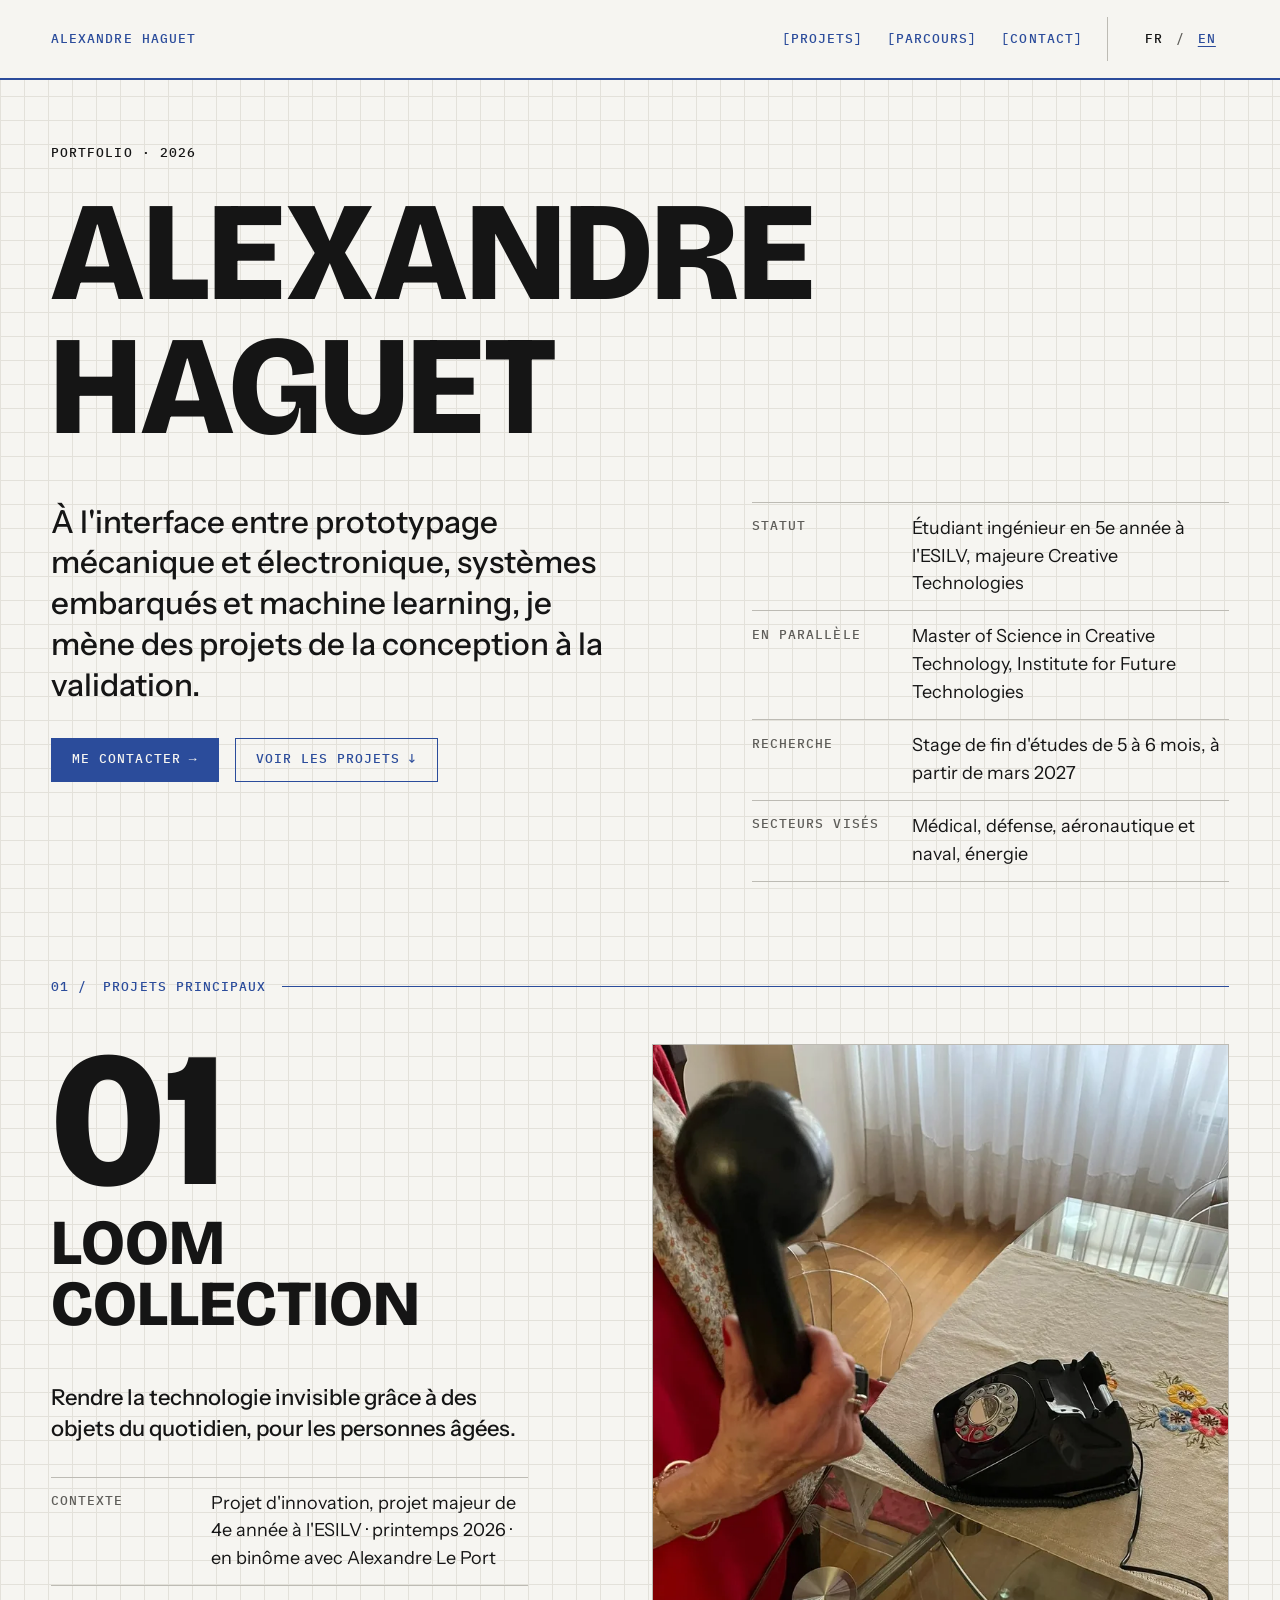
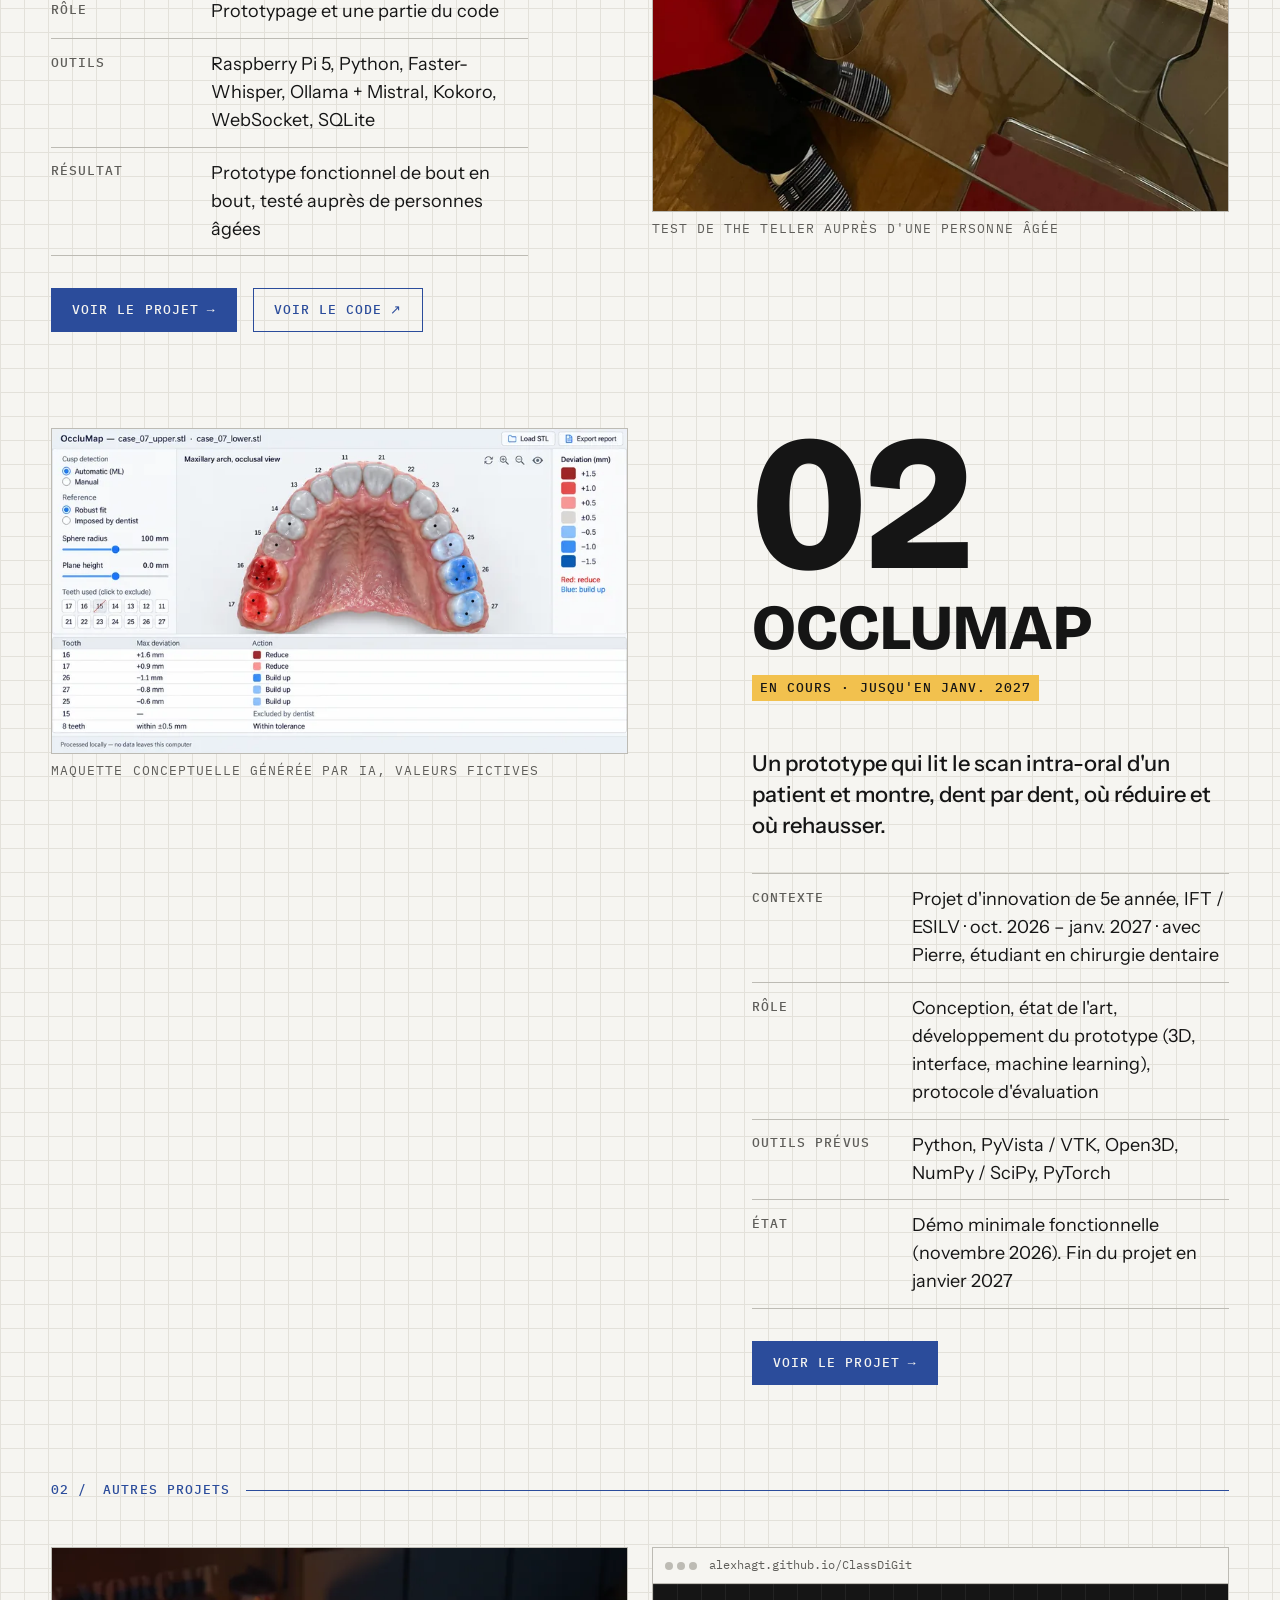
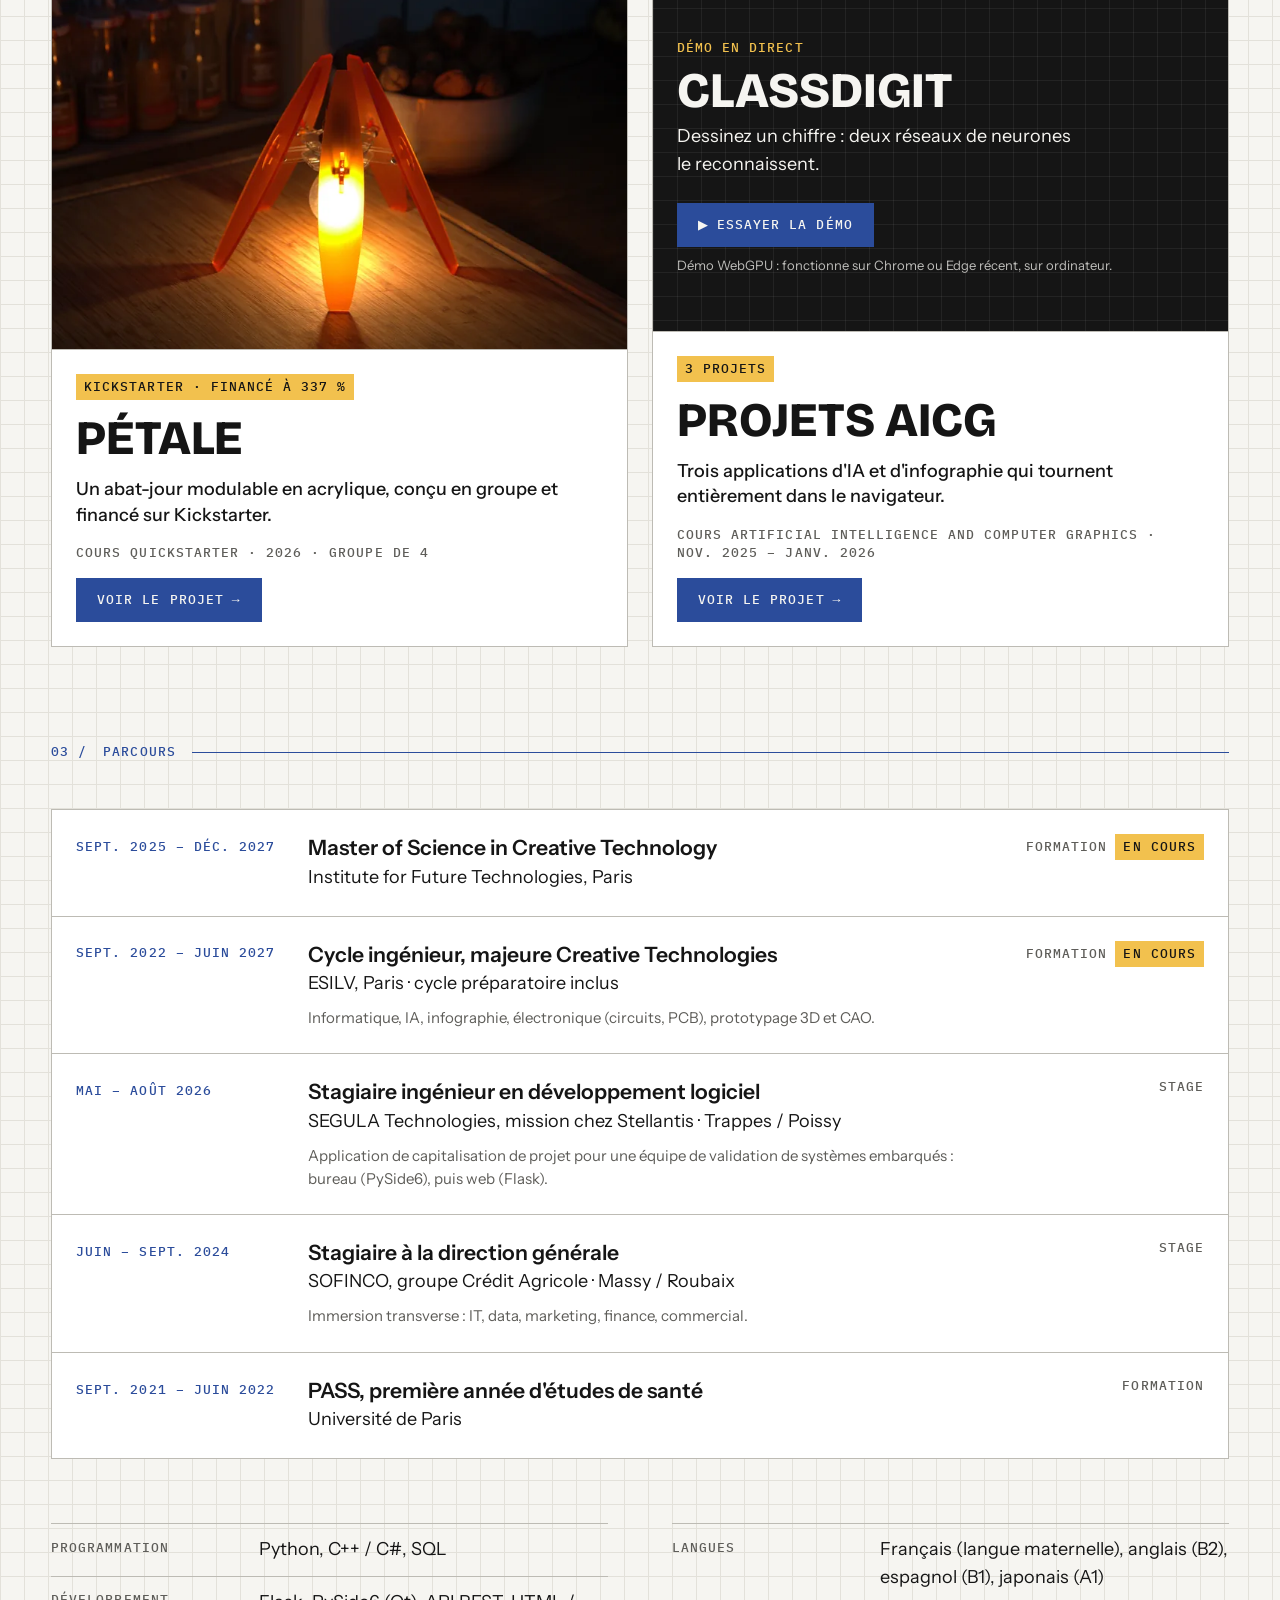
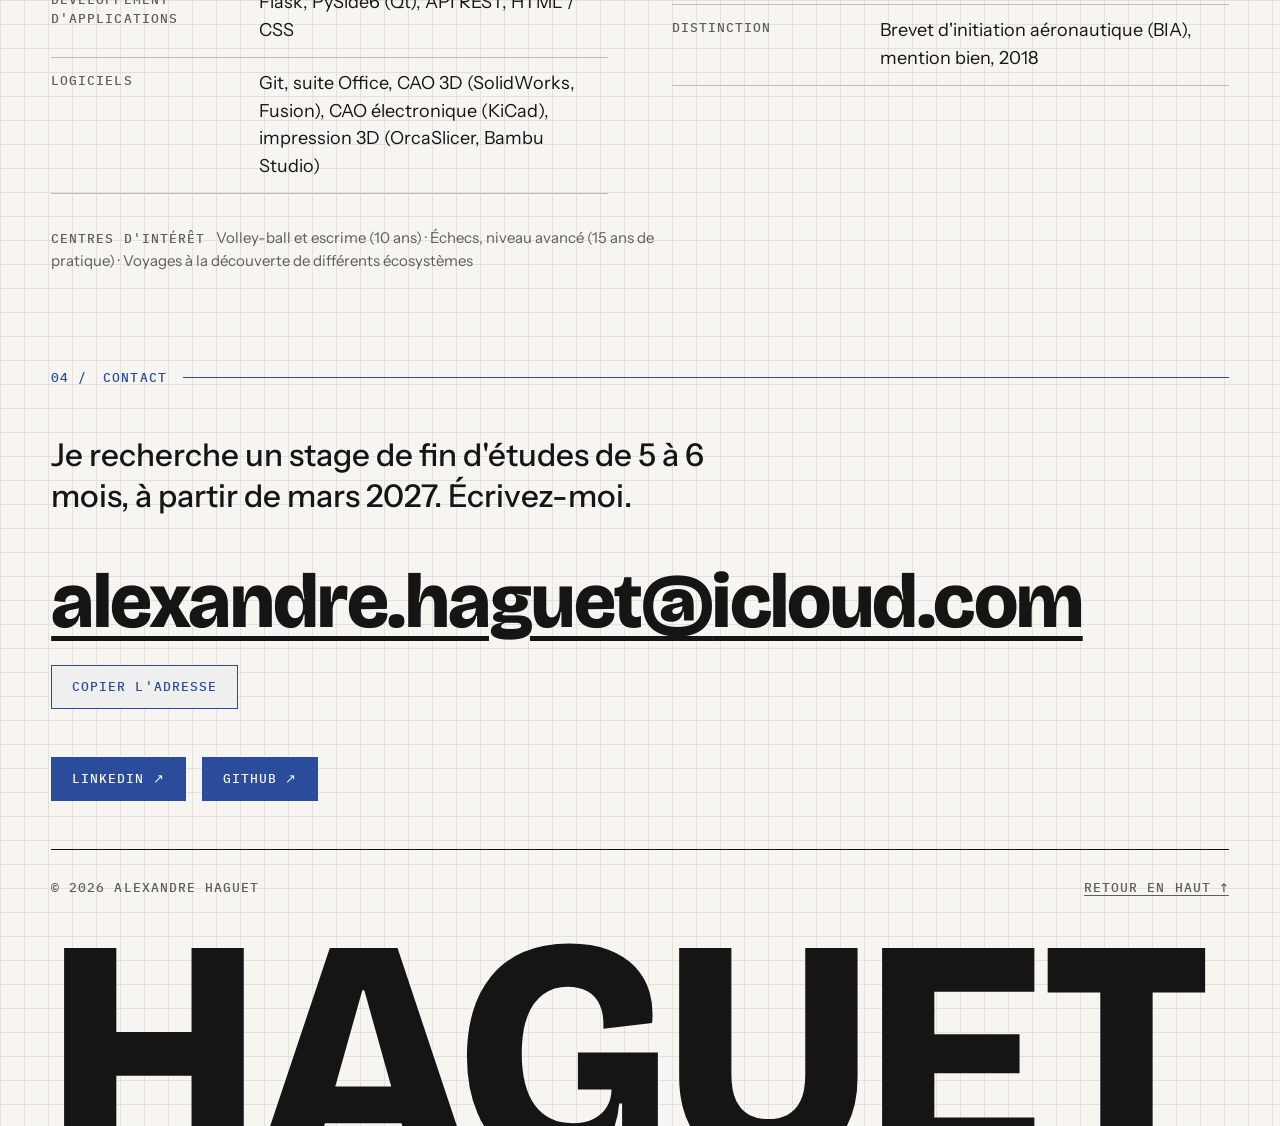
<file: site/index.html>
<!doctype html>
<html lang="fr">
<head>
  <meta charset="utf-8">
  <!-- Adapte la page à la largeur de l'écran (indispensable sur mobile) -->
  <meta name="viewport" content="width=device-width, initial-scale=1">

  <title>Alexandre Haguet · Portfolio</title>
  <!-- Texte affiché sous le lien dans les résultats de recherche et les partages -->
  <meta name="description" content="Alexandre Haguet, étudiant ingénieur en 5e année à l'ESILV, majeure Creative Technologies. Projets, parcours et contact. Recherche un stage de fin d'études de 5 à 6 mois à partir de mars 2027.">

  <!-- SITE EN CONSTRUCTION : demande aux moteurs de recherche de ne pas
       référencer la page. À RETIRER à l'étape 11 (mise en ligne définitive). -->
  <meta name="robots" content="noindex">

  <!-- Version anglaise de la même page (hreflang = langue de la page liée).
       Sert aux moteurs de recherche ; adresses complètes obligatoires.
       x-default : la page proposée quand aucune langue ne correspond. -->
  <link rel="alternate" hreflang="fr" href="https://alexhagt.github.io/portfolio/">
  <link rel="alternate" hreflang="en" href="https://alexhagt.github.io/portfolio/en/">
  <link rel="alternate" hreflang="x-default" href="https://alexhagt.github.io/portfolio/">

  <!-- Précharge les deux polices visibles en premier pour éviter un saut
       d'affichage. « crossorigin » est obligatoire pour précharger une police. -->
  <link rel="preload" href="fonts/bricolage-grotesque-variable.woff2" as="font" type="font/woff2" crossorigin>
  <link rel="preload" href="fonts/instrument-sans-variable.woff2" as="font" type="font/woff2" crossorigin>

  <!-- Ordre important : base.css définit les variables utilisées par layout.css -->
  <link rel="stylesheet" href="css/base.css">
  <link rel="stylesheet" href="css/layout.css">
  <link rel="stylesheet" href="css/sections.css">

  <!-- Scripts. « defer » : ils s'exécutent une fois la page lue, dans l'ordre
       où ils sont écrits. Les données doivent donc venir avant le script
       qui les utilise. textes.js (textes des boutons) vient en premier.
       Version anglaise : en/index.html, à garder alignée avec cette page. -->
  <script src="js/textes.js" defer></script>
  <script src="data/projets.fr.js" defer></script>
  <script src="js/projets.js" defer></script>
  <script src="js/contact.js" defer></script>
</head>
<body>

  <!-- Premier élément atteint avec la touche Tab : saute directement au contenu -->
  <a class="lien-evitement libelle" href="#contenu">Aller au contenu</a>

  <!-- ===================== En-tête ===================== -->
  <header class="en-tete" id="haut">
    <div class="conteneur en-tete__interieur">
      <a class="en-tete__nom libelle" href="#profil">Alexandre Haguet</a>

      <nav aria-label="Navigation principale">
        <ul class="en-tete__liens" role="list">
          <li><a class="libelle" href="#projets">Projets</a></li>
          <li><a class="libelle" href="#parcours">Parcours</a></li>
          <li><a class="libelle" href="#contact">Contact</a></li>
        </ul>
      </nav>
      <!-- Bascule de langue : la langue actuelle est écrite en clair
           (aria-current), l'autre est un lien vers la page traduite.
           hreflang et lang="en" : le lien mène à une page en anglais, et
           les lecteurs d'écran prononcent son texte en anglais. -->
      <p class="en-tete__langues libelle">
        <span class="en-tete__langue-active" aria-current="true">FR<span class="visuellement-cache"> : français, langue actuelle</span></span>
        <span class="en-tete__separateur" aria-hidden="true">/</span>
        <a href="en/" hreflang="en" lang="en">EN<span class="visuellement-cache">: English version</span></a>
      </p>
    </div>
  </header>

  <main id="contenu">

    <!-- ===================== 1. Mon profil ===================== -->
    <section class="section section--profil" id="profil" aria-labelledby="titre-profil">
      <div class="conteneur">
        <p class="libelle">Portfolio · 2026</p>
        <!-- L'espace avant <br> est invisible à l'écran, mais fait lire
             « Alexandre Haguet » (et non « AlexandreHaguet ») aux outils -->
        <h1 class="profil__nom" id="titre-profil">Alexandre <br>Haguet</h1>

        <div class="grille profil__corps">
          <!-- À gauche (sur ordinateur) : accroche et boutons -->
          <div class="profil__texte">
            <!-- Accroche tirée du CV 2026 d'Alexandre -->
            <p class="profil__accroche">
              À l'interface entre prototypage mécanique et électronique, systèmes embarqués et machine learning, je mène des projets de la conception à la validation.
            </p>
            <ul class="profil__actions" role="list">
              <li><a class="bouton bouton--plein libelle" href="#contact">Me contacter <span aria-hidden="true">→</span></a></li>
              <li><a class="bouton libelle" href="#projets">Voir les projets <span aria-hidden="true">↓</span></a></li>
            </ul>
          </div>

          <!-- À droite (sur ordinateur) : l'essentiel en « libellé / valeur ».
               Sources : docs/parcours.md (« Statut actuel ») et CV 2026 pour la
               durée du stage et les secteurs. -->
          <dl class="profil__fiche">
            <div class="fiche__ligne">
              <dt class="libelle">Statut</dt>
              <dd>Étudiant ingénieur en 5e année à l'ESILV, majeure Creative Technologies</dd>
            </div>
            <div class="fiche__ligne">
              <dt class="libelle">En parallèle</dt>
              <dd>Master of Science in Creative Technology, Institute for Future Technologies</dd>
            </div>
            <div class="fiche__ligne">
              <dt class="libelle">Recherche</dt>
              <dd>Stage de fin d'études de 5 à 6 mois, à partir de mars 2027</dd>
            </div>
            <div class="fiche__ligne">
              <dt class="libelle">Secteurs visés</dt>
              <dd>Médical, défense, aéronautique et naval, énergie</dd>
            </div>
          </dl>
        </div>
      </div>
    </section>

    <!-- ===================== 2. Projets principaux ===================== -->
    <section class="section" id="projets" aria-labelledby="titre-projets">
      <div class="conteneur">
        <!-- Le numéro est décoratif : masqué aux lecteurs d'écran -->
        <h2 class="section__titre libelle" id="titre-projets"><span aria-hidden="true">01 /</span> Projets principaux</h2>

        <!-- Les cartes sont créées ici par js/projets.js, à partir de
             data/projets.fr.js. Ne rien écrire à la main dans ce bloc. -->
        <div class="projets-liste" data-projets="principal"></div>

        <!-- Affiché seulement si JavaScript est désactivé -->
        <noscript>
          <p class="a-venir libelle">Les projets s'affichent avec JavaScript. Activez-le pour les voir.</p>
        </noscript>
      </div>
    </section>

    <!-- ===================== 3. Projets secondaires ===================== -->
    <section class="section" id="autres-projets" aria-labelledby="titre-autres-projets">
      <div class="conteneur">
        <h2 class="section__titre libelle" id="titre-autres-projets"><span aria-hidden="true">02 /</span> Autres projets</h2>

        <!-- Cartes créées par js/projets.js (projets « secondaire » de
             data/projets.fr.js). Ne rien écrire à la main dans ce bloc. -->
        <div class="cartes-liste" data-projets="secondaire"></div>

        <noscript>
          <p class="a-venir libelle">Les projets s'affichent avec JavaScript. Activez-le pour les voir.</p>
        </noscript>
      </div>
    </section>

    <!-- ===================== 4. Parcours et formation ===================== -->
    <!-- Source : docs/parcours.md. Texte fixe, écrit directement ici (les
         projets, eux, viennent du fichier de données). -->
    <section class="section" id="parcours" aria-labelledby="titre-parcours">
      <div class="conteneur">
        <h2 class="section__titre libelle" id="titre-parcours"><span aria-hidden="true">03 /</span> Parcours</h2>

        <!-- Une ligne par étape, de la plus récente à la plus ancienne (classées
             par date de fin : les formations en cours d'abord).
             <ol> : liste ordonnée, l'ordre a un sens (chronologie). -->
        <ol class="parcours__liste" role="list">
          <li class="parcours__etape">
            <p class="parcours__dates libelle">Sept. 2025 – déc. 2027</p>
            <div class="parcours__corps">
              <h3 class="parcours__intitule">Master of Science in Creative Technology</h3>
              <p class="parcours__lieu">Institute for Future Technologies, Paris</p>
            </div>
            <p class="parcours__type libelle">Formation <span class="badge">En cours</span></p>
          </li>

          <li class="parcours__etape">
            <p class="parcours__dates libelle">Sept. 2022 – juin 2027</p>
            <div class="parcours__corps">
              <h3 class="parcours__intitule">Cycle ingénieur, majeure Creative Technologies</h3>
              <p class="parcours__lieu">ESILV, Paris · cycle préparatoire inclus</p>
              <p class="parcours__detail">Informatique, IA, infographie, électronique (circuits, PCB), prototypage 3D et CAO.</p>
            </div>
            <p class="parcours__type libelle">Formation <span class="badge">En cours</span></p>
          </li>

          <li class="parcours__etape">
            <p class="parcours__dates libelle">Mai – août 2026</p>
            <div class="parcours__corps">
              <h3 class="parcours__intitule">Stagiaire ingénieur en développement logiciel</h3>
              <p class="parcours__lieu">SEGULA Technologies, mission chez Stellantis · Trappes / Poissy</p>
              <p class="parcours__detail">Application de capitalisation de projet pour une équipe de validation de systèmes embarqués&nbsp;: bureau (PySide6), puis web (Flask).</p>
            </div>
            <p class="parcours__type libelle">Stage</p>
          </li>

          <li class="parcours__etape">
            <p class="parcours__dates libelle">Juin – sept. 2024</p>
            <div class="parcours__corps">
              <h3 class="parcours__intitule">Stagiaire à la direction générale</h3>
              <p class="parcours__lieu">SOFINCO, groupe Crédit Agricole · Massy / Roubaix</p>
              <p class="parcours__detail">Immersion transverse&nbsp;: IT, data, marketing, finance, commercial.</p>
            </div>
            <p class="parcours__type libelle">Stage</p>
          </li>

          <li class="parcours__etape">
            <p class="parcours__dates libelle">Sept. 2021 – juin 2022</p>
            <div class="parcours__corps">
              <h3 class="parcours__intitule">PASS, première année d'études de santé</h3>
              <p class="parcours__lieu">Université de Paris</p>
            </div>
            <p class="parcours__type libelle">Formation</p>
          </li>
          <!-- Baccalauréat (2018 – 2021) retiré à la demande d'Alexandre
               (13/11/2026) : il reste dans docs/parcours.md. -->
        </ol>

        <!-- Compétences, langues et distinction : même fiche « libellé / valeur »
             que le profil. Titre caché : il structure la page pour les lecteurs
             d'écran, les libellés suffisent à l'écran. -->
        <h3 class="visuellement-cache">Compétences, langues et distinction</h3>
        <div class="grille parcours__fiches">
          <dl class="parcours__fiche">
            <div class="fiche__ligne">
              <dt class="libelle">Programmation</dt>
              <dd>Python, C++ / C#, SQL</dd>
            </div>
            <div class="fiche__ligne">
              <dt class="libelle">Développement d'applications</dt>
              <dd>Flask, PySide6 (Qt), API REST, HTML / CSS</dd>
            </div>
            <div class="fiche__ligne">
              <dt class="libelle">Logiciels</dt>
              <dd>Git, suite Office, CAO 3D (SolidWorks, Fusion), CAO électronique (KiCad), impression 3D (OrcaSlicer, Bambu Studio)</dd>
            </div>
          </dl>
          <dl class="parcours__fiche">
            <div class="fiche__ligne">
              <dt class="libelle">Langues</dt>
              <dd>Français (langue maternelle), anglais (B2), espagnol (B1), japonais (A1)</dd>
            </div>
            <div class="fiche__ligne">
              <dt class="libelle">Distinction</dt>
              <dd>Brevet d'initiation aéronautique (BIA), mention bien, 2018</dd>
            </div>
          </dl>
        </div>

        <!-- Centres d'intérêt : une ligne discrète -->
        <p class="parcours__interets">
          <span class="libelle">Centres d'intérêt</span>
          Volley-ball et escrime (10 ans) · Échecs, niveau avancé (15 ans de pratique) · Voyages à la découverte de différents écosystèmes
        </p>
      </div>
    </section>

    <!-- ===================== 5. Contact et réseaux ===================== -->
    <!-- Règle du projet : ne jamais afficher le numéro de téléphone.
         CV en PDF : lien à ajouter plus tard (voir PLAN.md). -->
    <section class="section" id="contact" aria-labelledby="titre-contact">
      <div class="conteneur">
        <h2 class="section__titre libelle" id="titre-contact"><span aria-hidden="true">04 /</span> Contact</h2>

        <p class="contact__accroche">Je recherche un stage de fin d'études de 5 à 6 mois, à partir de mars 2027. Écrivez-moi.</p>

        <!-- mailto: ouvre la messagerie du visiteur avec l'adresse remplie.
             <wbr> : endroit où le navigateur peut passer à la ligne si
             l'adresse ne tient pas (petit écran), ici juste après « @ ». -->
        <a class="contact__email" href="mailto:alexandre.haguet@icloud.com">alexandre.haguet@<wbr>icloud.com</a>

        <!-- Bouton caché par défaut (hidden) : js/contact.js l'affiche si le
             navigateur sait copier. role="status" : le message « Adresse
             copiée » est lu par les lecteurs d'écran dès qu'il apparaît. -->
        <div class="contact__copie">
          <button class="bouton libelle" type="button" data-copier="alexandre.haguet@icloud.com" hidden>
            Copier l'adresse
          </button>
          <p class="contact__message libelle" role="status" data-copier-message></p>
        </div>

        <ul class="contact__liens" role="list">
          <li>
            <a class="bouton bouton--plein libelle" href="https://www.linkedin.com/in/alexandre-haguet-2995742ab" target="_blank" rel="noopener">
              LinkedIn <span aria-hidden="true">↗</span>
              <span class="visuellement-cache">(nouvel onglet)</span>
            </a>
          </li>
          <li>
            <a class="bouton bouton--plein libelle" href="https://github.com/AlexHAGT" target="_blank" rel="noopener">
              GitHub <span aria-hidden="true">↗</span>
              <span class="visuellement-cache">(nouvel onglet)</span>
            </a>
          </li>
        </ul>
      </div>
    </section>

  </main>

  <!-- ===================== Pied de page ===================== -->
  <footer class="pied">
    <div class="conteneur">
      <div class="pied__mentions libelle">
        <p>© 2026 Alexandre Haguet</p>
        <a href="#haut">Retour en haut <span aria-hidden="true">↑</span></a>
      </div>
      <!-- Nom géant décoratif : aria-hidden le cache aux lecteurs d'écran,
           qui ont déjà lu le nom dans l'en-tête -->
      <p class="pied__nom" aria-hidden="true">Haguet</p>
    </div>
  </footer>

  <!-- ===================== Fenêtre de détail d'un projet =====================
       Élément <dialog> : une fenêtre native du navigateur, ouverte par
       js/projets.js au clic sur « Voir le projet ». Son contenu est rempli
       à partir de data/projets.fr.js. aria-labelledby donne son nom à la
       fenêtre (le titre du projet) pour les lecteurs d'écran. -->
  <dialog class="fenetre" id="fenetre-projet" aria-labelledby="fenetre-titre">
    <div class="fenetre__barre">
      <div class="conteneur fenetre__barre-interieur">
        <p class="libelle" data-fenetre-numero></p>
        <!-- autofocus : le clavier arrive sur ce bouton à l'ouverture -->
        <button class="bouton libelle" type="button" data-fermer autofocus>
          Fermer <span aria-hidden="true">✕</span>
        </button>
      </div>
    </div>
    <div class="conteneur grille fenetre__contenu" data-fenetre-contenu></div>
  </dialog>

  <!-- ===================== Fenêtre de démo (démos AICG) =====================
       Seconde fenêtre <dialog>, ouverte par-dessus tout le reste au clic sur
       « Essayer la démo » (sur ordinateur). js/projets.js remplit le titre,
       les liens et les consignes, puis crée l'iframe de la démo dans
       data-demo-cadre. Mêmes styles que la fenêtre de projet (.fenetre). -->
  <dialog class="fenetre fenetre--demo" id="fenetre-demo" aria-labelledby="demo-titre">
    <div class="fenetre__barre">
      <div class="conteneur fenetre__barre-interieur">
        <p class="libelle" id="demo-titre" data-demo-titre></p>
        <ul class="fenetre__actions" role="list">
          <li>
            <a class="bouton libelle" href="#" target="_blank" rel="noopener" data-demo-onglet>
              Ouvrir dans un nouvel onglet <span aria-hidden="true">↗</span>
            </a>
          </li>
          <li>
            <a class="bouton libelle" href="#" target="_blank" rel="noopener" data-demo-code>
              Voir le code sur GitHub <span aria-hidden="true">↗</span>
              <span class="visuellement-cache">(nouvel onglet)</span>
            </a>
          </li>
          <li>
            <button class="bouton libelle" type="button" data-fermer autofocus>
              Fermer <span aria-hidden="true">✕</span>
            </button>
          </li>
        </ul>
      </div>
    </div>
    <div class="conteneur demo__infos" data-demo-infos></div>
    <div class="demo__cadre" data-demo-cadre></div>
  </dialog>

</body>
</html>
</file>
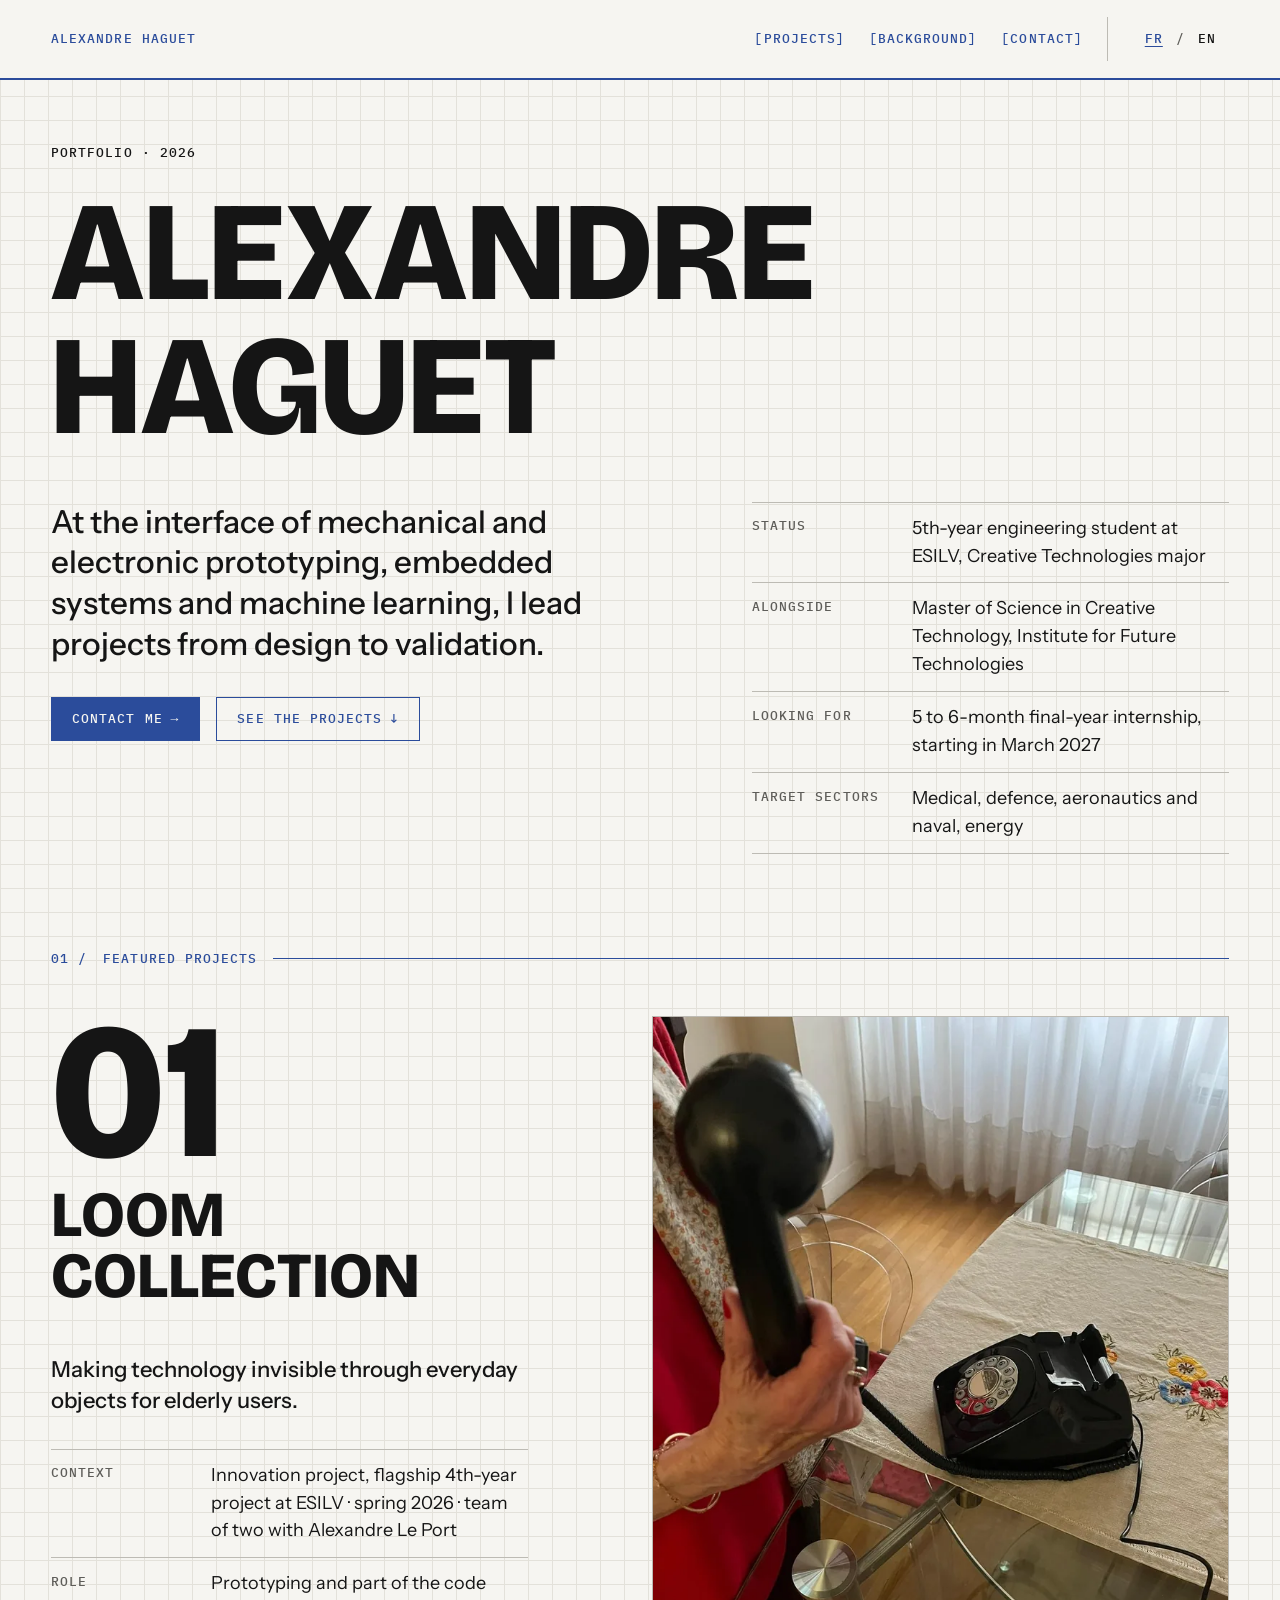
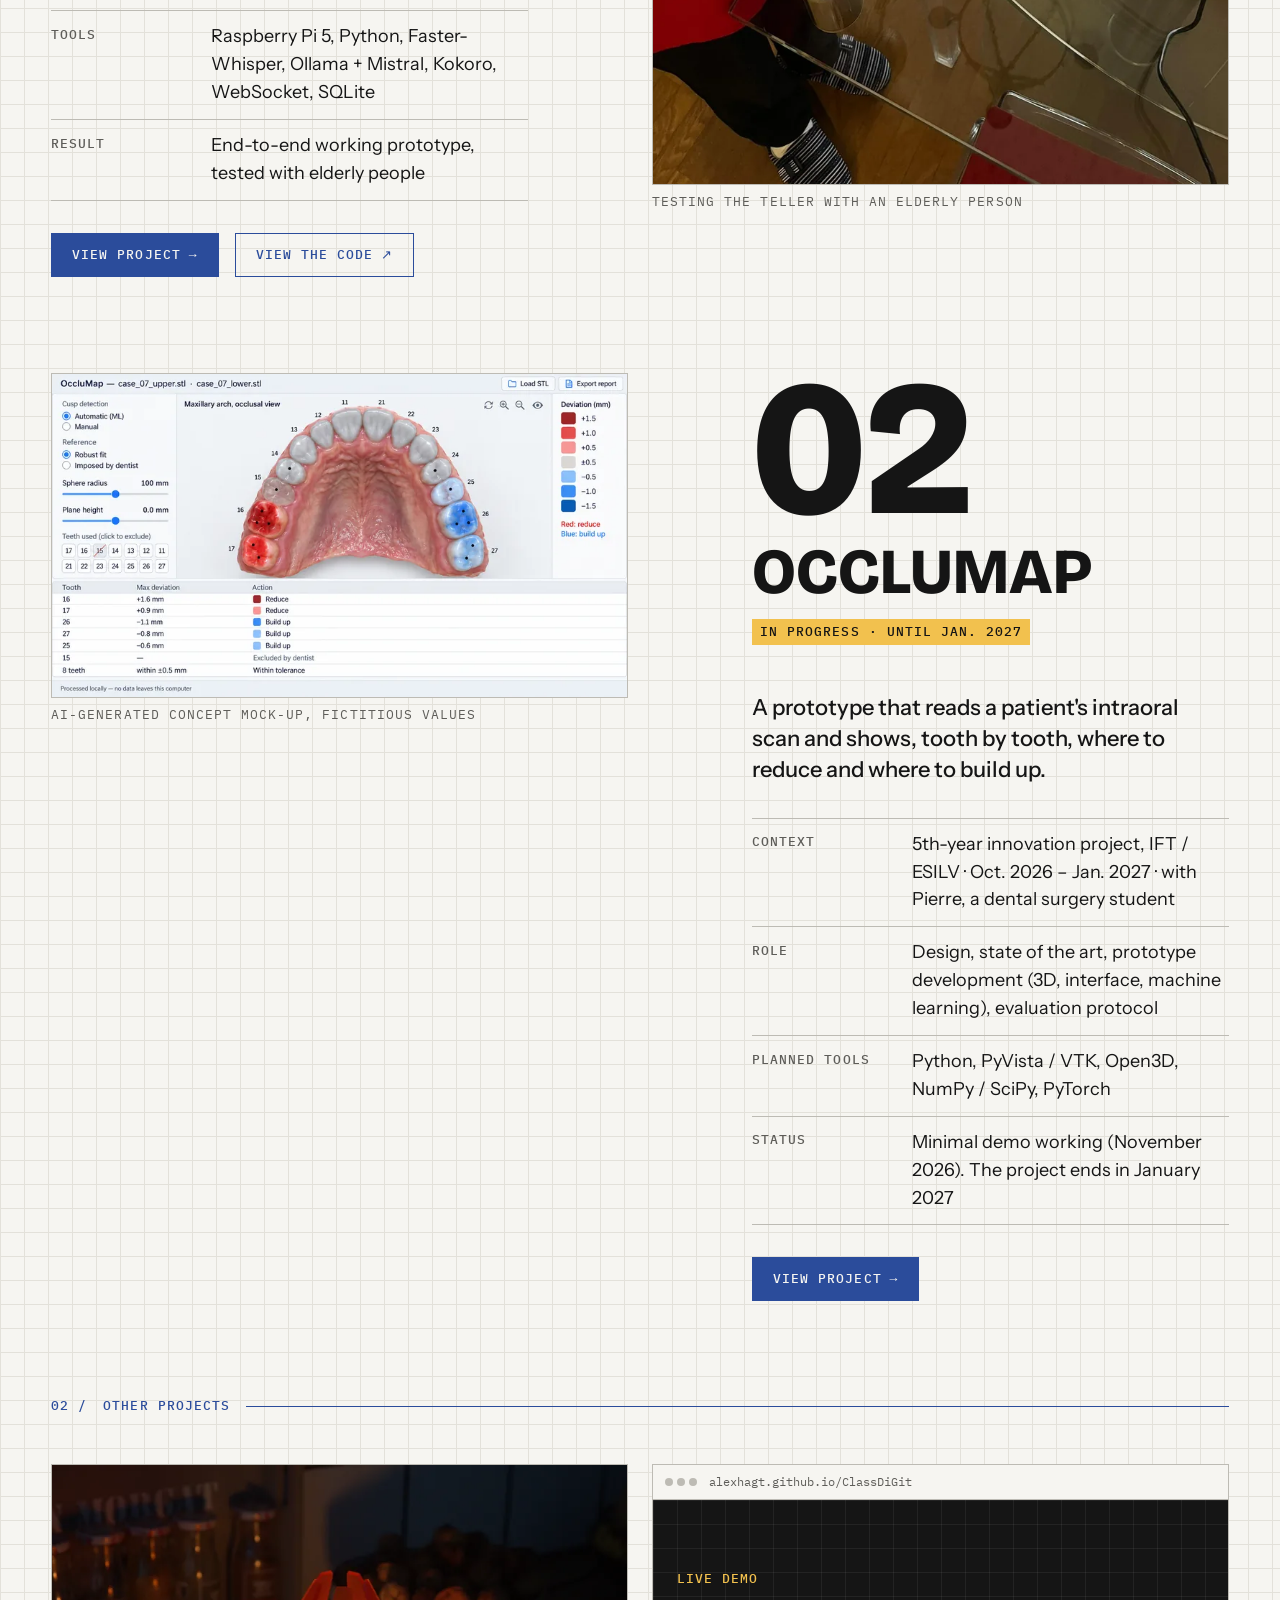
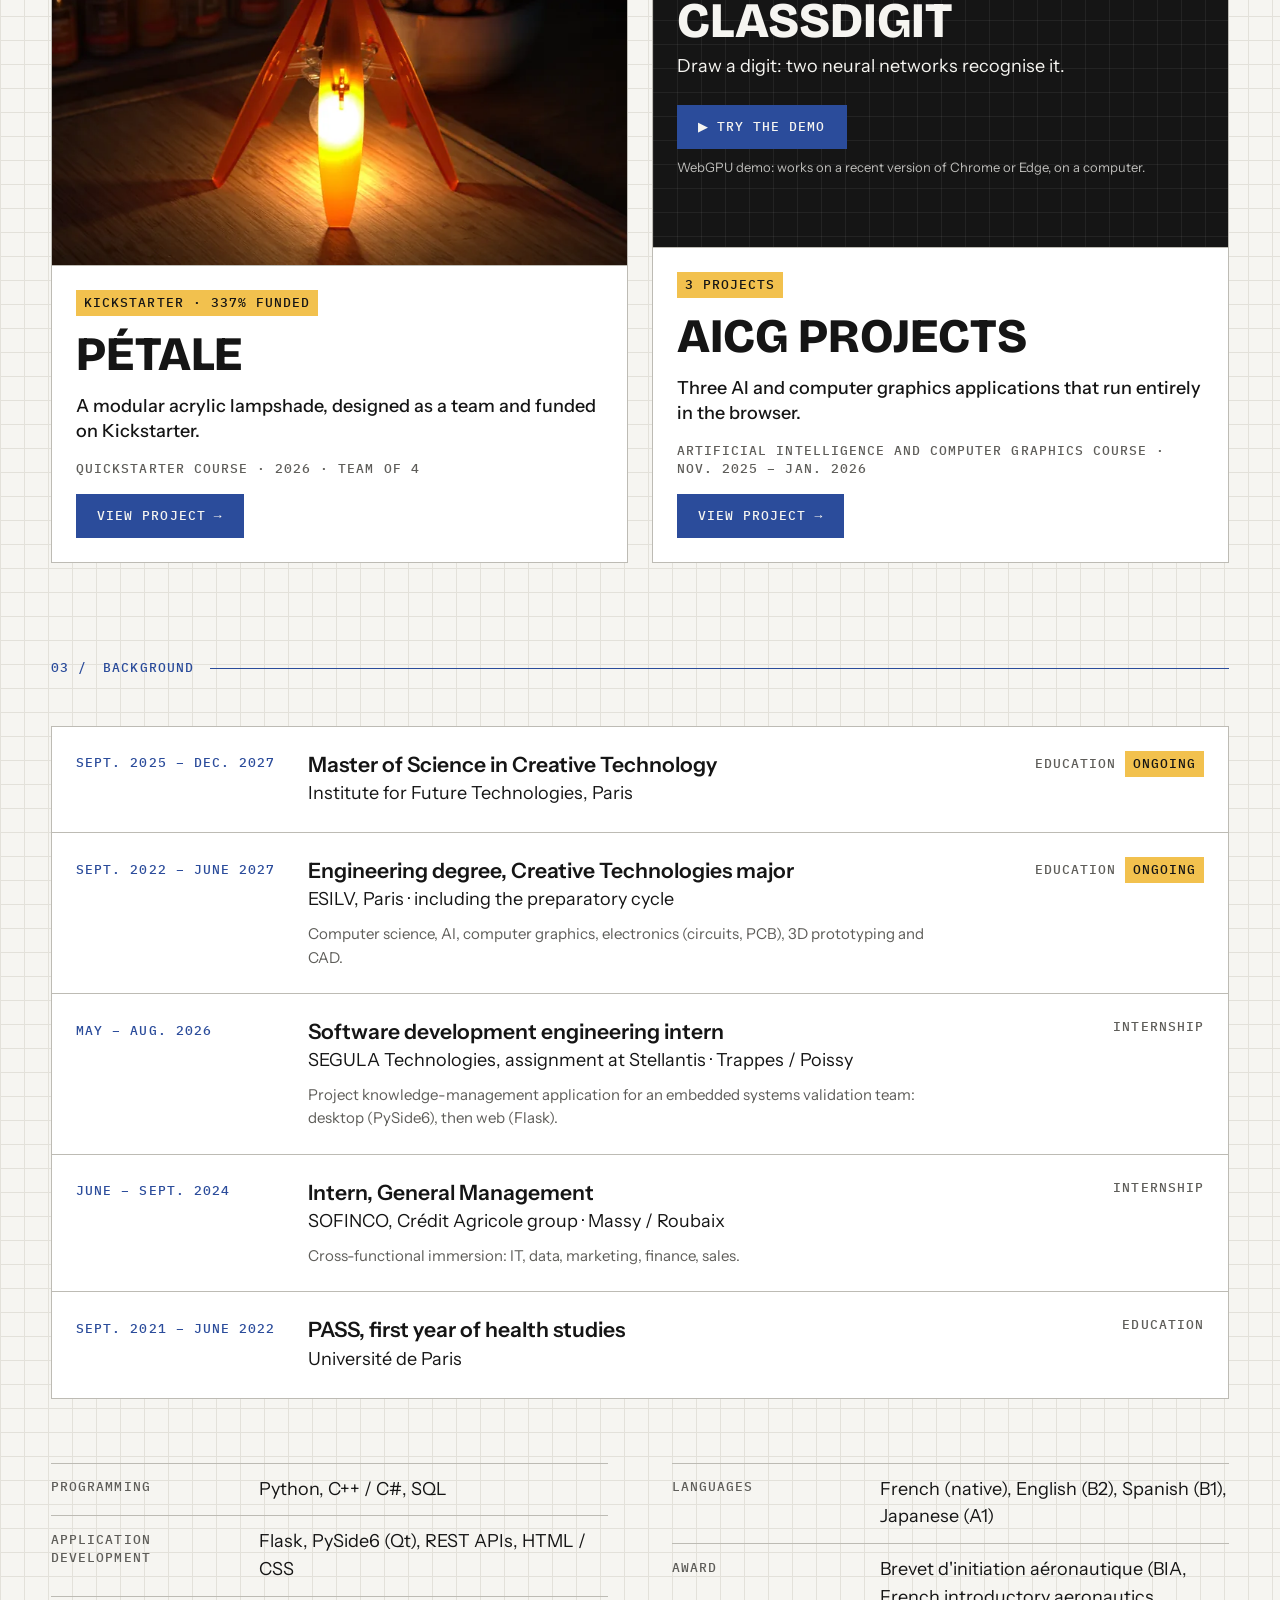
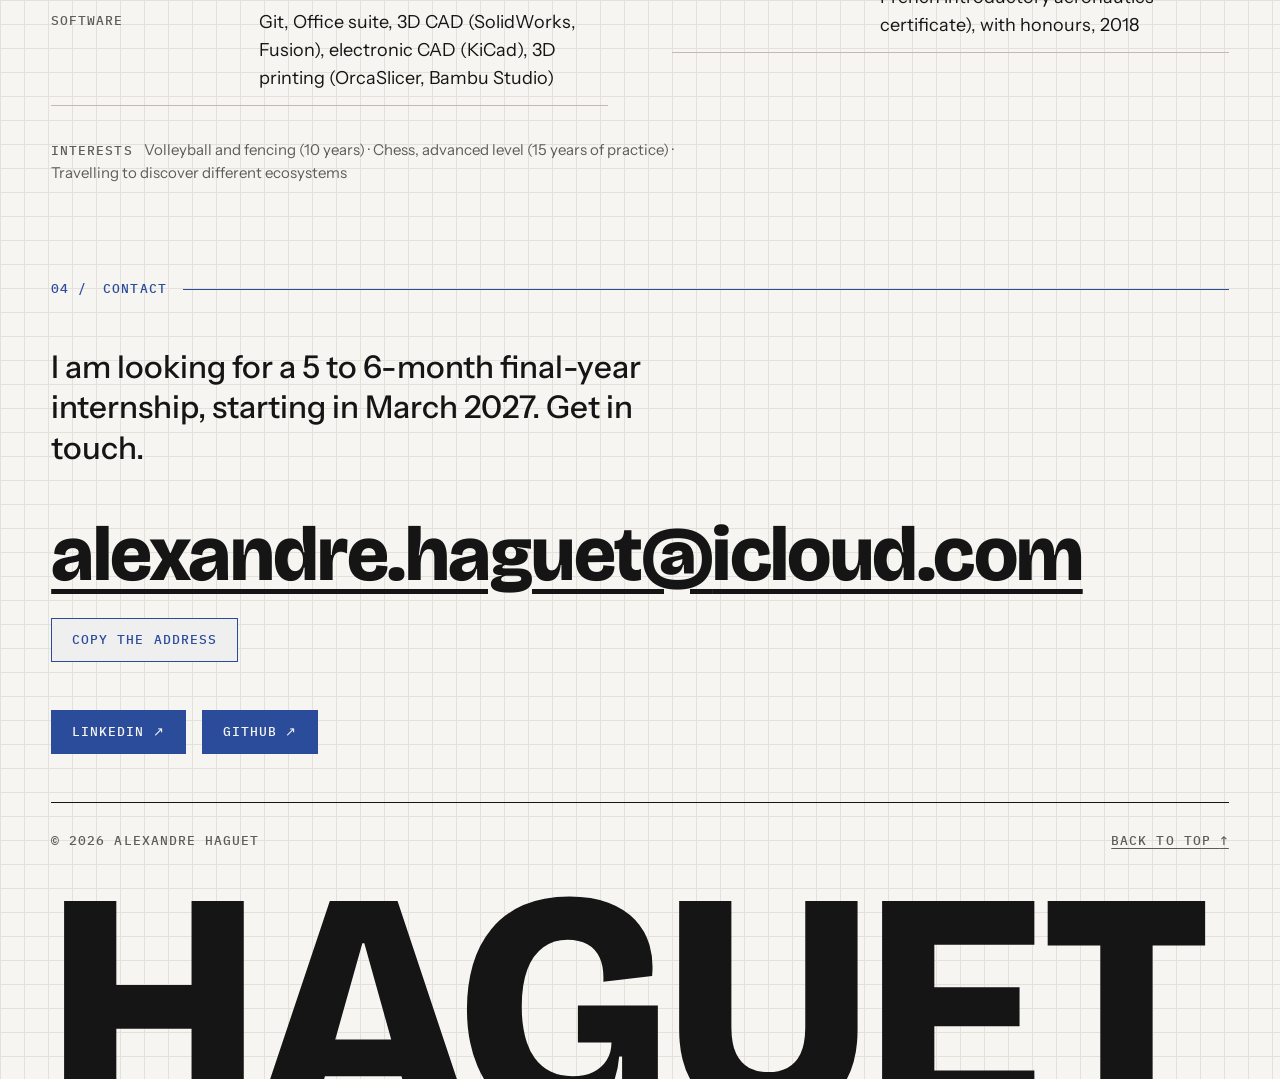
<file: site/en/index.html>
<!doctype html>
<!-- =========================================================================
     VERSION ANGLAISE du portfolio (adresse : …/portfolio/en/).
     C'est une traduction de ../index.html : même structure, mêmes classes,
     mêmes identifiants. Toute modification de la page française doit être
     reportée ici (et inversement).
     - Chemins : la page est dans le sous-dossier en/, d'où les « ../ »
       devant css/, fonts/, js/ et data/.
     - Les projets viennent de ../data/projets.en.js, les textes des boutons
       créés par JavaScript de ../js/textes.js (choisis grâce à lang="en").
     ========================================================================= -->
<html lang="en">
<head>
  <meta charset="utf-8">
  <meta name="viewport" content="width=device-width, initial-scale=1">

  <title>Alexandre Haguet · Portfolio</title>
  <meta name="description" content="Alexandre Haguet, 5th-year engineering student at ESILV, Creative Technologies major. Projects, background and contact. Looking for a 5 to 6-month final-year internship starting in March 2027.">

  <!-- SITE EN CONSTRUCTION : à RETIRER à l'étape 11, comme sur la page française -->
  <meta name="robots" content="noindex">

  <!-- Version française de la même page (voir ../index.html) -->
  <link rel="alternate" hreflang="fr" href="https://alexhagt.github.io/portfolio/">
  <link rel="alternate" hreflang="en" href="https://alexhagt.github.io/portfolio/en/">
  <link rel="alternate" hreflang="x-default" href="https://alexhagt.github.io/portfolio/">

  <link rel="preload" href="../fonts/bricolage-grotesque-variable.woff2" as="font" type="font/woff2" crossorigin>
  <link rel="preload" href="../fonts/instrument-sans-variable.woff2" as="font" type="font/woff2" crossorigin>

  <link rel="stylesheet" href="../css/base.css">
  <link rel="stylesheet" href="../css/layout.css">
  <link rel="stylesheet" href="../css/sections.css">

  <script src="../js/textes.js" defer></script>
  <script src="../data/projets.en.js" defer></script>
  <script src="../js/projets.js" defer></script>
  <script src="../js/contact.js" defer></script>
</head>
<body>

  <a class="lien-evitement libelle" href="#contenu">Skip to content</a>

  <!-- ===================== En-tête ===================== -->
  <header class="en-tete" id="haut">
    <div class="conteneur en-tete__interieur">
      <a class="en-tete__nom libelle" href="#profil">Alexandre Haguet</a>

      <nav aria-label="Main navigation">
        <ul class="en-tete__liens" role="list">
          <li><a class="libelle" href="#projets">Projects</a></li>
          <li><a class="libelle" href="#parcours">Background</a></li>
          <li><a class="libelle" href="#contact">Contact</a></li>
        </ul>
      </nav>
      <!-- Bascule de langue : ici, l'anglais est la langue actuelle -->
      <p class="en-tete__langues libelle">
        <a href="../" hreflang="fr" lang="fr">FR<span class="visuellement-cache"> : version française</span></a>
        <span class="en-tete__separateur" aria-hidden="true">/</span>
        <span class="en-tete__langue-active" aria-current="true">EN<span class="visuellement-cache">: English, current language</span></span>
      </p>
    </div>
  </header>

  <main id="contenu">

    <!-- ===================== 1. Profil ===================== -->
    <section class="section section--profil" id="profil" aria-labelledby="titre-profil">
      <div class="conteneur">
        <p class="libelle">Portfolio · 2026</p>
        <h1 class="profil__nom" id="titre-profil">Alexandre <br>Haguet</h1>

        <div class="grille profil__corps">
          <div class="profil__texte">
            <p class="profil__accroche">
              At the interface of mechanical and electronic prototyping, embedded systems and machine learning, I lead projects from design to validation.
            </p>
            <ul class="profil__actions" role="list">
              <li><a class="bouton bouton--plein libelle" href="#contact">Contact me <span aria-hidden="true">→</span></a></li>
              <li><a class="bouton libelle" href="#projets">See the projects <span aria-hidden="true">↓</span></a></li>
            </ul>
          </div>

          <dl class="profil__fiche">
            <div class="fiche__ligne">
              <dt class="libelle">Status</dt>
              <dd>5th-year engineering student at ESILV, Creative Technologies major</dd>
            </div>
            <div class="fiche__ligne">
              <dt class="libelle">Alongside</dt>
              <dd>Master of Science in Creative Technology, Institute for Future Technologies</dd>
            </div>
            <div class="fiche__ligne">
              <dt class="libelle">Looking for</dt>
              <dd>5 to 6-month final-year internship, starting in March 2027</dd>
            </div>
            <div class="fiche__ligne">
              <dt class="libelle">Target sectors</dt>
              <dd>Medical, defence, aeronautics and naval, energy</dd>
            </div>
          </dl>
        </div>
      </div>
    </section>

    <!-- ===================== 2. Projets principaux ===================== -->
    <section class="section" id="projets" aria-labelledby="titre-projets">
      <div class="conteneur">
        <h2 class="section__titre libelle" id="titre-projets"><span aria-hidden="true">01 /</span> Featured projects</h2>

        <!-- Cartes créées par ../js/projets.js à partir de ../data/projets.en.js -->
        <div class="projets-liste" data-projets="principal"></div>

        <noscript>
          <p class="a-venir libelle">The projects are displayed with JavaScript. Please enable it to see them.</p>
        </noscript>
      </div>
    </section>

    <!-- ===================== 3. Projets secondaires ===================== -->
    <section class="section" id="autres-projets" aria-labelledby="titre-autres-projets">
      <div class="conteneur">
        <h2 class="section__titre libelle" id="titre-autres-projets"><span aria-hidden="true">02 /</span> Other projects</h2>

        <div class="cartes-liste" data-projets="secondaire"></div>

        <noscript>
          <p class="a-venir libelle">The projects are displayed with JavaScript. Please enable it to see them.</p>
        </noscript>
      </div>
    </section>

    <!-- ===================== 4. Parcours ===================== -->
    <section class="section" id="parcours" aria-labelledby="titre-parcours">
      <div class="conteneur">
        <h2 class="section__titre libelle" id="titre-parcours"><span aria-hidden="true">03 /</span> Background</h2>

        <ol class="parcours__liste" role="list">
          <li class="parcours__etape">
            <p class="parcours__dates libelle">Sept. 2025 – Dec. 2027</p>
            <div class="parcours__corps">
              <h3 class="parcours__intitule">Master of Science in Creative Technology</h3>
              <p class="parcours__lieu">Institute for Future Technologies, Paris</p>
            </div>
            <p class="parcours__type libelle">Education <span class="badge">Ongoing</span></p>
          </li>

          <li class="parcours__etape">
            <p class="parcours__dates libelle">Sept. 2022 – June 2027</p>
            <div class="parcours__corps">
              <h3 class="parcours__intitule">Engineering degree, Creative Technologies major</h3>
              <p class="parcours__lieu">ESILV, Paris · including the preparatory cycle</p>
              <p class="parcours__detail">Computer science, AI, computer graphics, electronics (circuits, PCB), 3D prototyping and CAD.</p>
            </div>
            <p class="parcours__type libelle">Education <span class="badge">Ongoing</span></p>
          </li>

          <li class="parcours__etape">
            <p class="parcours__dates libelle">May – Aug. 2026</p>
            <div class="parcours__corps">
              <h3 class="parcours__intitule">Software development engineering intern</h3>
              <p class="parcours__lieu">SEGULA Technologies, assignment at Stellantis · Trappes / Poissy</p>
              <p class="parcours__detail">Project knowledge-management application for an embedded systems validation team: desktop (PySide6), then web (Flask).</p>
            </div>
            <p class="parcours__type libelle">Internship</p>
          </li>

          <li class="parcours__etape">
            <p class="parcours__dates libelle">June – Sept. 2024</p>
            <div class="parcours__corps">
              <h3 class="parcours__intitule">Intern, General Management</h3>
              <p class="parcours__lieu">SOFINCO, Crédit Agricole group · Massy / Roubaix</p>
              <p class="parcours__detail">Cross-functional immersion: IT, data, marketing, finance, sales.</p>
            </div>
            <p class="parcours__type libelle">Internship</p>
          </li>

          <li class="parcours__etape">
            <p class="parcours__dates libelle">Sept. 2021 – June 2022</p>
            <div class="parcours__corps">
              <h3 class="parcours__intitule">PASS, first year of health studies</h3>
              <p class="parcours__lieu">Université de Paris</p>
            </div>
            <p class="parcours__type libelle">Education</p>
          </li>
        </ol>

        <h3 class="visuellement-cache">Skills, languages and award</h3>
        <div class="grille parcours__fiches">
          <dl class="parcours__fiche">
            <div class="fiche__ligne">
              <dt class="libelle">Programming</dt>
              <dd>Python, C++ / C#, SQL</dd>
            </div>
            <div class="fiche__ligne">
              <dt class="libelle">Application development</dt>
              <dd>Flask, PySide6 (Qt), REST APIs, HTML / CSS</dd>
            </div>
            <div class="fiche__ligne">
              <dt class="libelle">Software</dt>
              <dd>Git, Office suite, 3D CAD (SolidWorks, Fusion), electronic CAD (KiCad), 3D printing (OrcaSlicer, Bambu Studio)</dd>
            </div>
          </dl>
          <dl class="parcours__fiche">
            <div class="fiche__ligne">
              <dt class="libelle">Languages</dt>
              <dd>French (native), English (B2), Spanish (B1), Japanese (A1)</dd>
            </div>
            <div class="fiche__ligne">
              <dt class="libelle">Award</dt>
              <dd>Brevet d'initiation aéronautique (BIA, French introductory aeronautics certificate), with honours, 2018</dd>
            </div>
          </dl>
        </div>

        <p class="parcours__interets">
          <span class="libelle">Interests</span>
          Volleyball and fencing (10 years) · Chess, advanced level (15 years of practice) · Travelling to discover different ecosystems
        </p>
      </div>
    </section>

    <!-- ===================== 5. Contact ===================== -->
    <!-- Règle du projet : ne jamais afficher le numéro de téléphone. -->
    <section class="section" id="contact" aria-labelledby="titre-contact">
      <div class="conteneur">
        <h2 class="section__titre libelle" id="titre-contact"><span aria-hidden="true">04 /</span> Contact</h2>

        <p class="contact__accroche">I am looking for a 5 to 6-month final-year internship, starting in March 2027. Get in touch.</p>

        <a class="contact__email" href="mailto:alexandre.haguet@icloud.com">alexandre.haguet@<wbr>icloud.com</a>

        <div class="contact__copie">
          <button class="bouton libelle" type="button" data-copier="alexandre.haguet@icloud.com" hidden>
            Copy the address
          </button>
          <p class="contact__message libelle" role="status" data-copier-message></p>
        </div>

        <ul class="contact__liens" role="list">
          <li>
            <a class="bouton bouton--plein libelle" href="https://www.linkedin.com/in/alexandre-haguet-2995742ab" target="_blank" rel="noopener">
              LinkedIn <span aria-hidden="true">↗</span>
              <span class="visuellement-cache">(opens in a new tab)</span>
            </a>
          </li>
          <li>
            <a class="bouton bouton--plein libelle" href="https://github.com/AlexHAGT" target="_blank" rel="noopener">
              GitHub <span aria-hidden="true">↗</span>
              <span class="visuellement-cache">(opens in a new tab)</span>
            </a>
          </li>
        </ul>
      </div>
    </section>

  </main>

  <!-- ===================== Pied de page ===================== -->
  <footer class="pied">
    <div class="conteneur">
      <div class="pied__mentions libelle">
        <p>© 2026 Alexandre Haguet</p>
        <a href="#haut">Back to top <span aria-hidden="true">↑</span></a>
      </div>
      <p class="pied__nom" aria-hidden="true">Haguet</p>
    </div>
  </footer>

  <!-- ===================== Fenêtre de détail d'un projet ===================== -->
  <dialog class="fenetre" id="fenetre-projet" aria-labelledby="fenetre-titre">
    <div class="fenetre__barre">
      <div class="conteneur fenetre__barre-interieur">
        <p class="libelle" data-fenetre-numero></p>
        <button class="bouton libelle" type="button" data-fermer autofocus>
          Close <span aria-hidden="true">✕</span>
        </button>
      </div>
    </div>
    <div class="conteneur grille fenetre__contenu" data-fenetre-contenu></div>
  </dialog>

  <!-- ===================== Fenêtre de démo (démos AICG) ===================== -->
  <dialog class="fenetre fenetre--demo" id="fenetre-demo" aria-labelledby="demo-titre">
    <div class="fenetre__barre">
      <div class="conteneur fenetre__barre-interieur">
        <p class="libelle" id="demo-titre" data-demo-titre></p>
        <ul class="fenetre__actions" role="list">
          <li>
            <a class="bouton libelle" href="#" target="_blank" rel="noopener" data-demo-onglet>
              Open in a new tab <span aria-hidden="true">↗</span>
            </a>
          </li>
          <li>
            <a class="bouton libelle" href="#" target="_blank" rel="noopener" data-demo-code>
              View the code on GitHub <span aria-hidden="true">↗</span>
              <span class="visuellement-cache">(opens in a new tab)</span>
            </a>
          </li>
          <li>
            <button class="bouton libelle" type="button" data-fermer autofocus>
              Close <span aria-hidden="true">✕</span>
            </button>
          </li>
        </ul>
      </div>
    </div>
    <div class="conteneur demo__infos" data-demo-infos></div>
    <div class="demo__cadre" data-demo-cadre></div>
  </dialog>

</body>
</html>
</file>
<file: site/css/base.css>
/* =========================================================================
   base.css — styles globaux du portfolio
   Couleurs, polices, tailles de texte et réglages communs à toute la page.
   Référence : docs/direction-visuelle.md
   ========================================================================= */


/* -------------------------------------------------------------------------
   1. Polices
   Fichiers hébergés avec le site (dossier fonts/), licence SIL OFL.
   « font-display: swap » : le texte s'affiche tout de suite avec une police
   de secours, puis bascule sur la bonne police dès qu'elle est chargée.
   ------------------------------------------------------------------------- */

/* Grands titres. Police « variable » : un seul fichier couvre toutes les
   graisses de 200 (très fin) à 800 (très gras). */
@font-face {
  font-family: "Bricolage Grotesque";
  src: url("../fonts/bricolage-grotesque-variable.woff2") format("woff2");
  font-weight: 200 800;
  font-style: normal;
  font-display: swap;
}

/* Texte courant (variable, graisses 400 à 700). */
@font-face {
  font-family: "Instrument Sans";
  src: url("../fonts/instrument-sans-variable.woff2") format("woff2");
  font-weight: 400 700;
  font-style: normal;
  font-display: swap;
}

@font-face {
  font-family: "Instrument Sans";
  src: url("../fonts/instrument-sans-variable-italic.woff2") format("woff2");
  font-weight: 400 700;
  font-style: italic;
  font-display: swap;
}

/* Libellés, dates, badges (police à chasse fixe, deux graisses). */
@font-face {
  font-family: "IBM Plex Mono";
  src: url("../fonts/ibm-plex-mono-400.woff2") format("woff2");
  font-weight: 400;
  font-style: normal;
  font-display: swap;
}

@font-face {
  font-family: "IBM Plex Mono";
  src: url("../fonts/ibm-plex-mono-500.woff2") format("woff2");
  font-weight: 500;
  font-style: normal;
  font-display: swap;
}


/* -------------------------------------------------------------------------
   2. Variables
   Chaque valeur est définie une seule fois ici, puis réutilisée partout
   avec var(--nom). Pour changer le bleu du site, il suffit de modifier
   --accent.
   ------------------------------------------------------------------------- */

:root {
  /* Couleurs (contrastes vérifiés, voir docs/direction-visuelle.md) */
  --papier: #F6F5F1;       /* fond de page */
  --blanc: #FFFFFF;        /* fond des cartes et des lignes de liste */
  --encre: #151515;        /* titres et texte */
  --gris: #5E5D59;         /* libellés et textes secondaires */
  --quadrillage: #E3E1DA;  /* lignes du fond, décoratif uniquement */
  --bordure: #BDBBB4;      /* contours des cartes */
  --surligneur: #F2C14E;   /* badges « EN COURS », « KICKSTARTER » */
  --accent: #2B4C9B;       /* bleu encre : liens, filets, focus clavier */

  /* Familles de polices, avec des polices de secours si le fichier manque */
  --police-titres: "Bricolage Grotesque", "Arial Narrow", sans-serif;
  --police-texte: "Instrument Sans", system-ui, sans-serif;
  --police-mono: "IBM Plex Mono", "Courier New", monospace;

  /* Tailles de texte.
     clamp(minimum, taille idéale, maximum) : la taille suit la largeur de
     l'écran (unité vw = 1 % de la largeur) sans jamais sortir des bornes.
     Minimum = mobile, maximum = grand écran. */
  --taille-nom: clamp(3.5rem, 11vw, 12rem);           /* 56 → 192 px */
  --taille-numero: clamp(6rem, 15vw, 15rem);          /* 96 → 240 px */
  --taille-titre-projet: clamp(2.25rem, 5vw, 5.5rem); /* 36 → 88 px */
  --taille-texte: clamp(1.0625rem, 1vw + 0.8rem, 1.125rem); /* 17 → 18 px */
  --taille-libelle: 0.8125rem;                        /* 13 px */

  /* Espacements : multiples de 8 px (0.5rem = 8 px) */
  --espace-1: 0.5rem;   /*   8 px */
  --espace-2: 1rem;     /*  16 px */
  --espace-3: 1.5rem;   /*  24 px */
  --espace-4: 2rem;     /*  32 px */
  --espace-6: 3rem;     /*  48 px */
  --espace-8: 4rem;     /*  64 px */
  /* Espace entre deux sections (et entre deux grands blocs) : réduit le
     20/11/2026 à la demande d'Alexandre (auparavant 96 / 160 px) */
  --espace-section: 4rem; /* 64 px entre les sections sur mobile */

  /* Grille : valeurs mobiles, élargies plus bas pour tablette et ordinateur */
  --colonnes: 4;
  --marge: 1.25rem;     /* 20 px */
  --gouttiere: 1rem;    /* 16 px */
  --largeur-max: 120rem; /* 1920 px : au-delà, le contenu reste centré */

  /* Côté d'un carreau du papier quadrillé */
  --carreau: 24px;
}

/* Tablette (à partir de 640 px de large) */
@media (min-width: 40em) {
  :root {
    --colonnes: 8;
    --marge: 2rem;      /* 32 px */
    --gouttiere: 1.5rem; /* 24 px */
  }
}

/* Ordinateur (à partir de 1024 px de large) */
@media (min-width: 64em) {
  :root {
    --colonnes: 12;
    /* 48 px, puis grandit avec l'écran (4 % de sa largeur) jusqu'à 96 px */
    --marge: clamp(3rem, 4vw, 6rem);
    --espace-section: 6rem; /* 96 px entre les sections */
  }
}


/* -------------------------------------------------------------------------
   3. Remise à zéro
   Les navigateurs ajoutent leurs propres marges et tailles par défaut ;
   on les neutralise pour partir d'une base identique partout.
   ------------------------------------------------------------------------- */

/* La largeur d'un élément inclut ses bordures et son espacement intérieur :
   les calculs de grille restent simples. */
*,
*::before,
*::after {
  box-sizing: border-box;
}

body,
h1, h2, h3, h4,
p, ul, ol, li,
figure, blockquote, dl, dd {
  margin: 0;
}

ul[class],
ol[class] {
  padding: 0;
  list-style: none;
}

img,
picture,
svg,
iframe {
  display: block;
  max-width: 100%;
}

img {
  height: auto;
}

/* Un élément marqué « hidden » reste caché, même si une classe lui donne un
   display (ex. .bouton { display: inline-flex }), qui sinon l'emporterait. */
[hidden] {
  display: none !important;
}


/* -------------------------------------------------------------------------
   4. Page
   ------------------------------------------------------------------------- */

html {
  /* Empêche les téléphones de grossir le texte d'eux-mêmes en mode paysage */
  -webkit-text-size-adjust: 100%;
  text-size-adjust: 100%;
}

/* Défilement doux vers les sections, sauf si le visiteur a demandé à son
   système de réduire les animations. */
@media (prefers-reduced-motion: no-preference) {
  html {
    scroll-behavior: smooth;
  }
}

body {
  min-height: 100vh;
  font-family: var(--police-texte);
  font-size: var(--taille-texte);
  line-height: 1.55;
  color: var(--encre);

  /* Papier quadrillé : deux dégradés d'un pixel de large, répétés tous les
     24 px, l'un vertical et l'autre horizontal. Aucune image à charger. */
  background-color: var(--papier);
  background-image:
    linear-gradient(to right, var(--quadrillage) 1px, transparent 1px),
    linear-gradient(to bottom, var(--quadrillage) 1px, transparent 1px);
  background-size: var(--carreau) var(--carreau);
}

/* Texte sélectionné à la souris : effet surligneur */
::selection {
  background: var(--surligneur);
  color: var(--encre);
}


/* -------------------------------------------------------------------------
   5. Typographie
   ------------------------------------------------------------------------- */

h1, h2, h3 {
  font-family: var(--police-titres);
  font-weight: 700;
  line-height: 0.95;
  text-transform: uppercase;
  /* Ajuste le dessin des lettres à leur taille (option de Bricolage Grotesque) */
  font-optical-sizing: auto;
}

/* Petit texte en capitales à chasse fixe : libellés, dates, badges */
.libelle {
  font-family: var(--police-mono);
  font-size: var(--taille-libelle);
  font-weight: 500;
  line-height: 1.4;
  letter-spacing: 0.08em;
  text-transform: uppercase;
}

/* Lignes de texte limitées à 65 caractères environ, plus agréables à lire */
p {
  max-width: 65ch;
}

a {
  color: var(--accent);
  text-decoration-thickness: 1px;
  text-underline-offset: 0.2em;
}

a:hover {
  text-decoration-thickness: 2px;
}


/* Information manquante, à compléter par Alexandre : surlignée en jaune pour
   qu'on ne puisse pas la rater (règle du projet : jamais d'information
   inventée). box-decoration-break : le surlignage reste propre quand le
   texte passe sur plusieurs lignes. */
.a-completer {
  padding: 0.05em 0.3em;
  background-color: var(--surligneur);
  color: var(--encre);
  font-family: var(--police-mono);
  font-size: 0.75em;
  font-weight: 500;
  -webkit-box-decoration-break: clone;
  box-decoration-break: clone;
}


/* -------------------------------------------------------------------------
   6. Accessibilité
   ------------------------------------------------------------------------- */

/* Contour bien visible autour de l'élément sélectionné au clavier (touche Tab).
   :focus-visible ne s'affiche pas lors d'un clic à la souris. */
:focus-visible {
  outline: 2px solid var(--accent);
  outline-offset: 3px;
}

/* Lien « Aller au contenu » : invisible jusqu'à ce qu'on appuie sur Tab,
   il permet aux utilisateurs du clavier de sauter l'en-tête. */
.lien-evitement {
  position: absolute;
  top: var(--espace-1);
  left: var(--espace-1);
  z-index: 100;
  padding: var(--espace-1) var(--espace-2);
  background: var(--accent);
  color: var(--papier);
  transform: translateY(-200%);
}

.lien-evitement:focus {
  transform: none;
}

/* Masque un élément à l'écran tout en le laissant lisible par les lecteurs
   d'écran (logiciels qui lisent la page à voix haute). */
.visuellement-cache {
  position: absolute;
  width: 1px;
  height: 1px;
  overflow: hidden;
  clip-path: inset(50%);
  white-space: nowrap;
}
</file>
<file: site/css/layout.css>
/* =========================================================================
   layout.css — structure de la page
   Conteneur, grille, en-tête, sections et pied de page.
   Les classes suivent le principe « bloc__élément » : .en-tete__nom est
   l'élément « nom » du bloc « en-tete ». On voit tout de suite à quoi
   appartient chaque classe.
   ========================================================================= */


/* -------------------------------------------------------------------------
   1. Conteneur et grille
   ------------------------------------------------------------------------- */

/* Centre le contenu, limite sa largeur à 1440 px et garde des marges sur
   les côtés. */
.conteneur {
  width: 100%;
  max-width: var(--largeur-max);
  margin-inline: auto;
  padding-inline: var(--marge);
}

/* Grille de 4, 8 ou 12 colonnes selon l'écran (voir --colonnes dans base.css).
   minmax(0, 1fr) : colonnes de largeur égale, qui ne débordent jamais même
   si leur contenu est large. Utilisée par les sections à partir de l'étape 4. */
.grille {
  display: grid;
  grid-template-columns: repeat(var(--colonnes), minmax(0, 1fr));
  gap: var(--gouttiere);
}


/* -------------------------------------------------------------------------
   2. En-tête
   ------------------------------------------------------------------------- */

.en-tete {
  /* Fond plein pour masquer le contenu qui passe dessous quand il reste
     collé en haut (ordinateur, voir plus bas). */
  background-color: var(--papier);
  border-bottom: 2px solid var(--accent);
}

/* Mobile : nom sur une ligne, liens sur la suivante.
   Peu de marge en haut et en bas : les liens ont déjà leur propre hauteur
   de 44 px (voir plus bas). */
.en-tete__interieur {
  display: flex;
  flex-wrap: wrap;
  align-items: center;
  justify-content: space-between;
  gap: 0 var(--espace-3);
  padding-block: 0.25rem;
}

/* Nom et liens : zone cliquable de 44 px de haut (taille recommandée pour
   le doigt), sans changer leur apparence. inline-flex + align-items
   centre le texte verticalement dans cette hauteur. */
.en-tete__nom,
.en-tete__liens a {
  display: inline-flex;
  align-items: center;
  min-height: 2.75rem;
  text-decoration: none;
}

.en-tete__nom {
  color: var(--accent);
}

/* Espace réduit entre les liens sur mobile : les trois tiennent sur une
   ligne, même sur un écran de 320 px */
.en-tete__liens {
  display: flex;
  flex-wrap: wrap;
  gap: 0 0.75rem;
}

@media (min-width: 40em) {
  .en-tete__liens {
    column-gap: var(--espace-3);
  }
}

/* Très petits écrans (moins de 352 px, ex. 320 px) : lettres et liens un peu
   plus serrés, pour que les trois liens tiennent sur une ligne, y compris en
   anglais (« [BACKGROUND] » est plus long que « [PARCOURS] »). */
@media (max-width: 22em) {
  .en-tete__liens {
    column-gap: var(--espace-1);
  }

  .en-tete__liens a {
    letter-spacing: 0.02em;
  }
}

/* Crochets [ ] autour des liens, ajoutés par le CSS pour ne pas encombrer le
   HTML. Le texte après « / » est vide : les lecteurs d'écran ne lisent pas
   les crochets. */
.en-tete__liens a::before {
  content: "[";
  content: "[" / "";
}

.en-tete__liens a::after {
  content: "]";
  content: "]" / "";
}

.en-tete__liens a:hover,
.en-tete__liens a:focus-visible {
  text-decoration: underline;
}

/* Bascule de langue « FR / EN ».
   order : change l'ordre d'affichage sans toucher au HTML. Sur mobile, la
   bascule se place à droite du nom (ligne 1) et le menu passe seul sur la
   ligne 2 (flex-basis: 100% = toute la largeur). */
.en-tete__nom { order: 0; }
.en-tete__langues { order: 1; }
.en-tete nav { order: 2; flex-basis: 100%; }

.en-tete__langues {
  display: flex;
  align-items: center;
  color: var(--gris);
}

/* Les deux langues ont la même largeur (44 px, zone cliquable conseillée
   pour le doigt) et sont centrées : le « / » tombe bien au milieu. */
.en-tete__langues a,
.en-tete__langue-active {
  display: inline-flex;
  align-items: center;
  justify-content: center;
  min-width: 2.75rem;
  min-height: 2.75rem;
}

/* Langue actuelle : en encre, non cliquable */
.en-tete__langue-active {
  color: var(--encre);
}

/* Lien vers l'autre langue : couleur des liens */
.en-tete__langues a {
  color: var(--accent);
}

.en-tete__langues a:hover,
.en-tete__langues a:focus-visible {
  text-decoration: underline;
}

/* Tablette et plus : tout sur une ligne. Le menu est poussé à droite
   (margin-left: auto), la bascule vient après lui, séparée par un filet. */
@media (min-width: 48em) {
  .en-tete nav {
    order: 1;
    flex-basis: auto;
    margin-left: auto;
  }

  .en-tete__langues {
    order: 2;
    padding-left: var(--espace-3);
    border-left: 1px solid var(--bordure);
  }
}

/* Ordinateur : tout sur une ligne, et l'en-tête reste visible en haut de
   l'écran pendant le défilement (position: sticky). */
@media (min-width: 64em) {
  .en-tete {
    position: sticky;
    top: 0;
    z-index: 10;
  }

  /* 17 px + 44 px de lien + 17 px : l'en-tête garde sa hauteur de 78 px
     (les sections s'arrêtent dessous grâce à scroll-margin-top, plus bas) */
  .en-tete__interieur {
    padding-block: 1.0625rem;
  }
}


/* -------------------------------------------------------------------------
   3. Sections
   ------------------------------------------------------------------------- */

/* Chaque section prend la moitié de l'espace en haut et l'autre moitié en
   bas : entre deux sections, on obtient bien --espace-section au total
   (64 px sur mobile, 96 px sur ordinateur), et non le double. */
.section {
  padding-block: calc(var(--espace-section) / 2);
}

/* Le profil est la première section : moins d'espace au-dessus */
.section--profil {
  padding-top: var(--espace-8);
}

@media (min-width: 64em) {
  /* Quand un lien de l'en-tête fait défiler la page, la section s'arrête
     sous l'en-tête collé au lieu d'être cachée par lui. */
  .section {
    scroll-margin-top: 5rem;
  }
}

/* Titre de section : petit libellé bleu suivi d'un filet qui occupe le reste
   de la ligne (« 01 / PROJETS PRINCIPAUX ──────── »). */
.section__titre {
  display: flex;
  align-items: center;
  gap: var(--espace-2);
  margin-bottom: var(--espace-6);
  color: var(--accent);
}

.section__titre::after {
  content: "";
  flex: 1;
  border-top: 1px solid var(--accent);
}

/* Emplacement provisoire d'une section pas encore construite */
.a-venir {
  padding: var(--espace-4) var(--espace-3);
  border: 1px dashed var(--bordure);
  background-color: var(--blanc);
  color: var(--gris);
}


/* -------------------------------------------------------------------------
   4. Pied de page
   ------------------------------------------------------------------------- */

.pied {
  /* Coupe le bas du nom géant, comme s'il sortait de la page */
  overflow: hidden;
}

.pied__mentions {
  display: flex;
  flex-wrap: wrap;
  align-items: center;
  justify-content: space-between;
  gap: var(--espace-1) var(--espace-3);
  padding-block: var(--espace-2);
  border-top: 1px solid var(--encre);
  color: var(--gris);
}

/* « Retour en haut » : zone cliquable de 44 px de haut (18 px de texte +
   2 × 13 px de marge intérieure), comme l'en-tête */
.pied__mentions a {
  display: inline-block;
  padding-block: 0.8125rem;
  color: inherit;
}

/* Nom géant, purement décoratif (masqué aux lecteurs d'écran dans le HTML).
   Sa taille suit la largeur de l'écran pour occuper toute la ligne :
   « HAGUET » en Bricolage Grotesque très gras mesure environ 3,6 fois sa
   taille de police, d'où la division par 3.65 (petite marge de sécurité).
   min() choisit la plus petite des deux valeurs : au-delà de 1440 px de
   large, le nom cesse de grandir, comme le reste du contenu. */
.pied__nom {
  max-width: none;
  margin-bottom: -0.18em; /* coupe légèrement le bas des lettres */
  font-family: var(--police-titres);
  font-size: min(
    calc((100vw - 2 * var(--marge)) / 3.65),
    calc((var(--largeur-max) - 2 * var(--marge)) / 3.65)
  );
  font-weight: 800;
  line-height: 0.8;
  text-transform: uppercase;
  white-space: nowrap;
}
</file>
<file: site/css/sections.css>
/* =========================================================================
   sections.css — styles propres à chaque section de la page
   Une partie par section, dans l'ordre de la page.
   Les éléments réutilisables (boutons, fiche « libellé / valeur ») sont
   regroupés au début.
   ========================================================================= */


/* -------------------------------------------------------------------------
   1. Éléments réutilisables
   ------------------------------------------------------------------------- */

/* Bouton : en réalité un lien (<a>) habillé en bouton, puisqu'il mène à un
   autre endroit de la page. Hauteur minimale de 44 px : facile à toucher
   au doigt. */
.bouton {
  display: inline-flex;
  align-items: center;
  gap: var(--espace-1);
  min-height: 2.75rem;
  padding: 0.625rem 1.25rem;
  border: 1px solid var(--accent);
  color: var(--accent);
  text-decoration: none;
  /* Le fond et la couleur changent en douceur au survol */
  transition: background-color 0.15s, color 0.15s;
}

.bouton:hover {
  background-color: var(--accent);
  color: var(--papier);
}

/* Variante pleine, pour l'action principale */
.bouton--plein {
  background-color: var(--accent);
  color: var(--papier);
}

.bouton--plein:hover {
  border-color: var(--encre);
  background-color: var(--encre);
}

@media (prefers-reduced-motion: reduce) {
  .bouton {
    transition: none;
  }
}

/* Badge surligné en jaune (« EN COURS », « KICKSTARTER »…).
   L'information est écrite en toutes lettres : la couleur n'est qu'un
   repère visuel en plus, jamais le seul moyen de la comprendre. */
.badge {
  display: inline-block;
  padding: 0.25rem 0.5rem;
  background-color: var(--surligneur);
  color: var(--encre);
}

/* Fiche « libellé / valeur » (inspirée des métadonnées de huyml).
   En HTML, c'est une liste de définitions : <dl> contient des paires
   <dt> (le libellé) / <dd> (la valeur), ce que les lecteurs d'écran
   annoncent correctement. Chaque paire est enveloppée dans un <div>
   pour pouvoir tracer un filet entre les lignes. */
.fiche__ligne {
  display: grid;
  gap: 0.125rem;
  padding-block: 0.75rem;
  border-top: 1px solid var(--bordure);
}

.fiche__ligne:last-child {
  border-bottom: 1px solid var(--bordure);
}

.fiche__ligne dt {
  color: var(--gris);
}

/* À partir de la tablette : libellé à gauche, valeur à droite */
@media (min-width: 40em) {
  .fiche__ligne {
    grid-template-columns: 9rem 1fr;
    gap: var(--espace-2);
  }

  /* Aligne le petit libellé sur la première ligne du texte de la valeur */
  .fiche__ligne dt {
    padding-top: 0.2em;
  }
}


/* -------------------------------------------------------------------------
   2. Mon profil
   ------------------------------------------------------------------------- */

/* Nom en très grand : la première impression */
/* min(…, 15vw) : sous 375 px de large, la taille diminue avec l'écran pour
   que « ALEXANDRE » ne soit jamais coupé (au-delà, 15vw est plus grand que
   --taille-nom et ne change rien). */
.profil__nom {
  margin-block: var(--espace-3) var(--espace-6);
  font-size: min(var(--taille-nom), 15vw);
  font-weight: 800;
}

/* Mobile : accroche puis fiche, l'une sous l'autre (chaque bloc occupe
   toutes les colonnes : de la première, 1, à la dernière, -1). */
.profil__texte,
.profil__fiche {
  grid-column: 1 / -1;
}

.profil__corps {
  row-gap: var(--espace-6);
}

/* Ordinateur : accroche sur les colonnes 1 à 6, fiche sur les colonnes 8 à 12
   (la colonne 7 reste vide pour aérer). */
@media (min-width: 64em) {
  .profil__texte {
    grid-column: 1 / span 6;
  }

  .profil__fiche {
    grid-column: 8 / -1;
  }
}

/* Phrase d'accroche : plus grande que le texte courant, lignes courtes */
.profil__accroche {
  max-width: 32ch;
  font-size: clamp(1.375rem, 1rem + 1.2vw, 2rem); /* 22 → 32 px */
  font-weight: 500;
  line-height: 1.3;
}

.profil__actions {
  display: flex;
  flex-wrap: wrap;
  gap: var(--espace-2);
  margin-top: var(--espace-4);
}


/* -------------------------------------------------------------------------
   3. Projets principaux
   Les cartes sont créées par js/projets.js ; chaque carte (.projet) est une
   grille de 4, 8 ou 12 colonnes (classe .grille).
   ------------------------------------------------------------------------- */

/* Grand espace entre les deux projets */
.projets-liste {
  display: grid;
  row-gap: var(--espace-8);
}

@media (min-width: 64em) {
  .projets-liste {
    row-gap: var(--espace-section);
  }
}

/* Mobile et tablette : en-tête, visuel puis détails, l'un sous l'autre */
.projet {
  row-gap: var(--espace-4);
}

.projet__entete,
.projet__visuel,
.projet__corps {
  grid-column: 1 / -1;
}

/* Ordinateur : texte sur 5 colonnes, visuel sur 6, une colonne vide entre.
   grid-row place l'en-tête sur la 1re ligne, les détails sur la 2e, et le
   visuel sur les deux à la fois (span 2), à côté du texte. */
@media (min-width: 64em) {
  /* 1re ligne (en-tête) à sa hauteur naturelle ; si le visuel est plus haut
     que le texte, la hauteur en trop va à la 2e ligne (1fr), sous les
     détails, au lieu de creuser un vide entre le titre et la phrase. */
  .projet {
    grid-template-rows: auto 1fr;
    row-gap: var(--espace-6);
  }

  .projet__entete {
    grid-column: 1 / span 5;
    grid-row: 1;
  }

  .projet__corps {
    grid-column: 1 / span 5;
    grid-row: 2;
  }

  .projet__visuel {
    grid-column: 7 / -1;
    grid-row: 1 / span 2;
    align-self: start;
  }

  /* Un projet sur deux (le 2e, le 4e…) inverse les côtés pour donner du
     rythme : visuel à gauche, texte à droite. */
  .projet:nth-child(even) .projet__entete,
  .projet:nth-child(even) .projet__corps {
    grid-column: 8 / -1;
  }

  .projet:nth-child(even) .projet__visuel {
    grid-column: 1 / span 6;
  }
}

/* Très grand numéro (« 01 »), comme les projets numérotés de huyml */
.projet__numero {
  font-family: var(--police-titres);
  font-size: var(--taille-numero);
  font-weight: 800;
  line-height: 0.8;
}

.projet__titre {
  margin-top: var(--espace-2);
  font-size: var(--taille-titre-projet);
  font-weight: 800;
}

.projet__entete .badge {
  margin-top: var(--espace-2);
}

.projet__phrase {
  margin-bottom: var(--espace-4);
  font-size: clamp(1.1875rem, 1rem + 0.5vw, 1.375rem); /* 19 → 22 px */
  font-weight: 500;
  line-height: 1.4;
}

.projet__liens {
  display: flex;
  flex-wrap: wrap;
  gap: var(--espace-2);
  margin-top: var(--espace-4);
}

/* Visuel (cartes et fenêtre de détail) : image pleine largeur, bordée d'un
   filet comme une photo collée */
.visuel__cadre {
  border: 1px solid var(--bordure);
  background-color: var(--blanc);
}

.visuel__cadre img {
  width: 100%;
}

/* Variante pour une petite image : posée au centre d'un fond blanc, à sa
   taille réelle (jamais agrandie, pour rester nette). */
.visuel--fond-blanc .visuel__cadre {
  display: flex;
  justify-content: center;
  padding: var(--espace-6) var(--espace-3);
}

.visuel--fond-blanc .visuel__cadre img {
  width: auto;
}

.visuel__legende {
  margin-top: var(--espace-1);
  color: var(--gris);
  font-weight: 400;
}


/* -------------------------------------------------------------------------
   3b. Projets secondaires (cartes compactes créées par js/projets.js)
   ------------------------------------------------------------------------- */

/* 1 colonne sur mobile, 2 à partir de la tablette, 3 sur ordinateur s'il
   y a au moins 3 cartes. :has(> :nth-child(3)) se lit « la liste qui a un
   3e enfant » : la mise en page s'adapte seule quand on affiche le stage. */
/* minmax(0, 1fr) dès le mobile : la colonne fait exactement la largeur de
   l'écran, jamais plus, même si un contenu voudrait l'élargir. */
.cartes-liste {
  display: grid;
  grid-template-columns: minmax(0, 1fr);
  gap: var(--gouttiere);
}

/* minmax(0, 1fr) : colonnes toujours égales, même si un long mot du titre
   voudrait en élargir une (1fr seul laisse le contenu imposer sa largeur). */
@media (min-width: 40em) {
  .cartes-liste {
    grid-template-columns: repeat(2, minmax(0, 1fr));
  }
}

@media (min-width: 64em) {
  .cartes-liste:has(> :nth-child(3)) {
    grid-template-columns: repeat(3, minmax(0, 1fr));
  }
}

/* Carte blanche. position: relative sert de repère au bouton étiré
   (voir .carte__bouton::after). */
.carte {
  position: relative;
  display: flex;
  flex-direction: column;
  min-width: 0; /* la carte peut rétrécir à la largeur de sa colonne */
  border: 1px solid var(--bordure);
  background-color: var(--blanc);
  transition: border-color 0.15s;
}

.carte:hover {
  border-color: var(--encre);
}

/* Visuel en haut, au format 3:2 au minimum. Si l'aperçu de démo a besoin
   de plus de hauteur (écran étroit), il s'agrandit au lieu d'être coupé.
   Dans une rangée, les cartes ont la même hauteur : flex-grow donne la
   hauteur en trop au visuel, pour que les textes des cartes voisines
   commencent au même niveau. */
/* width: 100% fixe la largeur : le format 3:2 sert alors uniquement à
   calculer la hauteur. Sans cela, Safari (iPhone) peut faire l'inverse et
   déduire une largeur trop grande de la hauteur, ce qui élargit la carte
   au-delà de l'écran. */
.carte__visuel {
  display: grid;
  width: 100%;
  min-width: 0;
  aspect-ratio: 3 / 2;
  flex: 1 0 auto;
  border-bottom: 1px solid var(--bordure);
}

/* La photo remplit tout le cadre ; object-fit: cover la recadre si besoin,
   sans la déformer. position: absolute : la photo suit la taille du cadre
   au lieu de l'imposer. */
.carte__visuel .visuel__cadre {
  position: relative;
  overflow: hidden;
  border: 0;
}

.carte__visuel img {
  position: absolute;
  inset: 0;
  height: 100%;
  object-fit: cover;
}

/* margin-top: auto (sur le bouton) le pousse en bas du corps */
.carte__corps {
  display: flex;
  flex-direction: column;
  align-items: flex-start;
  gap: var(--espace-2);
  padding: var(--espace-3);
}

/* hyphens: auto : un mot trop long pour la carte est coupé avec un tiret,
   selon les règles du français (lang="fr" dans index.html) ;
   overflow-wrap : sécurité si le navigateur ne sait pas couper les mots. */
.carte__titre {
  font-size: clamp(2rem, 1.4rem + 2vw, 3.25rem); /* 32 → 52 px */
  font-weight: 800;
  hyphens: auto;
  overflow-wrap: break-word;
}

/* Cartes plus étroites quand il y en a 3 par rangée : titres plus petits */
@media (min-width: 64em) {
  .cartes-liste:has(> :nth-child(3)) .carte__titre {
    font-size: clamp(1.75rem, 2.4vw, 3.25rem); /* 28 → 52 px */
  }
}

.carte__phrase {
  font-size: 1.125rem;
  font-weight: 500;
  line-height: 1.4;
}

.carte__contexte {
  color: var(--gris);
}

.carte__bouton {
  margin-top: auto;
}

/* « Bouton étiré » : un rectangle invisible accroché au bouton recouvre
   toute la carte. Un clic n'importe où sur la carte ouvre donc le projet,
   tout en gardant un seul vrai bouton pour le clavier et les lecteurs
   d'écran. */
.carte__bouton::after {
  content: "";
  position: absolute;
  inset: 0;
}

/* Bloc gris à la place d'un visuel manquant */
.visuel-manquant {
  display: grid;
  place-items: center;
  padding: var(--espace-3);
  background-color: var(--quadrillage);
  color: var(--gris);
  text-align: center;
}

/* Aperçu de démo : une fenêtre de navigateur dessinée en CSS, avec un
   écran sombre quadrillé (rappel du papier de la page). */
.demo-apercu {
  display: flex;
  flex-direction: column;
  background-color: var(--encre);
  color: var(--papier);
}

.demo-apercu__barre {
  display: flex;
  align-items: center;
  gap: var(--espace-2);
  padding: 0.5rem 0.75rem;
  background-color: var(--papier);
  border-bottom: 1px solid var(--bordure);
  color: var(--gris);
  font-family: var(--police-mono);
  font-size: 0.75rem;
}

/* Les trois pastilles de la fenêtre : un seul rond, recopié deux fois à
   droite par box-shadow */
.demo-apercu__points {
  flex-shrink: 0;
  width: 0.5rem;
  height: 0.5rem;
  margin-right: 1.25rem;
  border-radius: 50%;
  background-color: var(--bordure);
  box-shadow: 0.75rem 0 var(--bordure), 1.5rem 0 var(--bordure);
}

/* Adresse trop longue : coupée avec « … » au lieu de passer à la ligne */
.demo-apercu__adresse {
  overflow: hidden;
  white-space: nowrap;
  text-overflow: ellipsis;
}

.demo-apercu__ecran {
  display: flex;
  flex-direction: column;
  align-items: flex-start;
  justify-content: center;
  flex: 1;
  gap: var(--espace-1);
  padding: var(--espace-3);
  background-image:
    linear-gradient(to right, rgb(255 255 255 / 0.06) 1px, transparent 1px),
    linear-gradient(to bottom, rgb(255 255 255 / 0.06) 1px, transparent 1px);
  background-size: var(--carreau) var(--carreau);
}

.demo-apercu__etiquette {
  color: var(--surligneur);
}

.demo-apercu__nom {
  font-family: var(--police-titres);
  font-size: clamp(2rem, 1.5rem + 2vw, 3.5rem);
  font-weight: 800;
  line-height: 1;
  text-transform: uppercase;
}

.demo-apercu__texte {
  max-width: 34ch;
}

/* Le bouton de la démo passe au-dessus du bouton étiré de la carte :
   un clic dessus lance la démo au lieu d'ouvrir la fenêtre du projet. */
.demo-apercu__bouton {
  position: relative;
  z-index: 1;
  margin-top: var(--espace-2);
}

/* Sur fond sombre, le survol « encre » du bouton plein serait invisible */
.demo-apercu__bouton:hover {
  border-color: var(--papier);
  background-color: var(--papier);
  color: var(--encre);
}

/* Contour de focus clavier en jaune : le bleu se verrait mal sur l'écran sombre */
.demo-apercu__bouton:focus-visible {
  outline-color: var(--surligneur);
}

.demo-apercu__note {
  font-size: 0.8125rem;
  opacity: 0.75;
}

@media (prefers-reduced-motion: reduce) {
  .carte {
    transition: none;
  }
}


/* -------------------------------------------------------------------------
   4. Fenêtre de détail d'un projet (<dialog>, remplie par js/projets.js)
   ------------------------------------------------------------------------- */

/* La fenêtre occupe tout l'écran et défile seule. Le navigateur donne par
   défaut une petite boîte centrée avec une bordure : on annule tout cela. */
.fenetre {
  width: 100%;
  height: 100%;
  max-width: none;
  max-height: none;
  margin: 0;
  padding: 0 0 var(--espace-section);
  border: 0;
  overflow-y: auto;
  color: var(--encre);
  /* Même papier quadrillé que la page (voir body dans base.css) */
  background-color: var(--papier);
  background-image:
    linear-gradient(to right, var(--quadrillage) 1px, transparent 1px),
    linear-gradient(to bottom, var(--quadrillage) 1px, transparent 1px);
  background-size: var(--carreau) var(--carreau);
}

/* Voile derrière la fenêtre, visible un instant à l'ouverture */
.fenetre::backdrop {
  background-color: rgb(21 21 21 / 0.4);
}

/* Pendant que la fenêtre est ouverte, la page derrière ne défile plus.
   :has() : « la page qui contient une fenêtre ouverte ». */
html:has(.fenetre[open]) {
  overflow: hidden;
}

/* Barre du haut, toujours visible : numéro du projet et bouton Fermer */
.fenetre__barre {
  position: sticky;
  top: 0;
  z-index: 1;
  background-color: var(--papier);
  border-bottom: 2px solid var(--accent);
}

.fenetre__barre-interieur {
  display: flex;
  align-items: center;
  justify-content: space-between;
  gap: var(--espace-2);
  padding-block: var(--espace-2);
  color: var(--accent);
}

.fenetre__contenu {
  padding-top: var(--espace-6);
  row-gap: var(--espace-8);
}

/* Mobile : résumé puis sections ; ordinateur : résumé sur 4 colonnes à
   gauche, sections sur 7 colonnes à droite (comme la vue projet de huyml). */
.detail__resume,
.detail__sections {
  grid-column: 1 / -1;
}

@media (min-width: 64em) {
  .detail__resume {
    grid-column: 1 / span 4;
  }

  .detail__sections {
    grid-column: 6 / -1;
  }
}

.detail__resume .badge {
  margin-top: var(--espace-2);
}

.detail__resume .projet__phrase {
  margin-top: var(--espace-3);
}

/* Avertissement (ex. « ce n'est pas un dispositif médical ») */
.detail__mention {
  margin-top: var(--espace-3);
  padding: var(--espace-2);
  border-left: 3px solid var(--accent);
  background-color: var(--blanc);
  font-size: 0.9375rem;
}

/* Sommaire (fenêtre qui regroupe plusieurs projets, ex. AICG) */
.detail__sommaire {
  margin-top: var(--espace-4);
}

.detail__sommaire-liste {
  margin-top: var(--espace-1);
  border-top: 1px solid var(--bordure);
}

.detail__sommaire li {
  border-bottom: 1px solid var(--bordure);
}

/* Lien sur toute la largeur, 44 px de haut minimum : facile à toucher */
.detail__sommaire a {
  display: flex;
  align-items: center;
  min-height: 2.75rem;
  padding-block: 0.5rem;
  color: var(--accent);
  font-weight: 600;
  text-decoration: none;
}

.detail__sommaire a::before {
  content: "→";
  margin-right: var(--espace-1);
}

.detail__sommaire a:hover {
  text-decoration: underline;
}

/* Espacements : grand espace entre les sections, plus petit entre les blocs */
.detail__section + .detail__section {
  margin-top: var(--espace-section);
}

/* Quand le sommaire fait défiler jusqu'à une section, on garde de la place
   au-dessus pour la barre « Fermer », qui reste collée en haut. */
.detail__section {
  scroll-margin-top: 5rem;
}

/* Le titre reçoit le focus après un clic dans le sommaire : pas de contour
   (il n'est pas cliquable), le défilement suffit à montrer où l'on est. */
.detail__section .section__titre:focus,
.detail__titre-projet:focus {
  outline: none;
}

/* Titre d'un projet dans une fenêtre qui en regroupe plusieurs (AICG) :
   en grand, sous un trait épais, pour bien séparer les projets */
.detail__titre-projet {
  padding-top: var(--espace-2);
  border-top: 3px solid var(--encre);
  font-size: clamp(2rem, 1.4rem + 2vw, 3.25rem); /* 32 → 52 px */
  font-weight: 800;
}

/* Date sous le titre, collée à lui (annule l'espace normal entre blocs) */
.detail__section > .detail__sous-titre {
  margin-top: var(--espace-1);
  color: var(--accent);
}

.detail__section .section__titre {
  margin-bottom: var(--espace-4);
}

.detail__section > * + * {
  margin-top: var(--espace-4);
}

/* Listes à puces, puces de la couleur d'accent. list-style rétablit les
   puces, retirées par défaut sur les listes à classe (voir base.css) ;
   « ul.detail__liste » est plus précis que « ul[class] », donc prioritaire. */
ul.detail__liste {
  padding-left: 1.25em;
  list-style: disc;
}

.detail__liste li + li {
  margin-top: 0.4em;
}

.detail__liste li::marker {
  color: var(--accent);
}

/* Chiffres clés : autant de colonnes que la place le permet (14rem minimum
   chacune), sans media query */
.detail__chiffres {
  display: grid;
  grid-template-columns: repeat(auto-fit, minmax(14rem, 1fr));
  gap: var(--espace-4);
}

.chiffre {
  padding-top: var(--espace-2);
  border-top: 1px solid var(--encre);
}

.chiffre__valeur {
  font-family: var(--police-titres);
  font-size: clamp(3rem, 6vw, 5rem);
  font-weight: 800;
  line-height: 1;
}

.chiffre__texte {
  margin-top: var(--espace-1);
}

.chiffre__source {
  margin-top: var(--espace-1);
  color: var(--gris);
  font-weight: 400;
}

/* Étapes numérotées : numéro bleu à gauche, texte à droite */
.detail__etapes {
  display: grid;
  gap: var(--espace-2);
}

.etape {
  display: grid;
  grid-template-columns: 3.5rem 1fr;
  gap: var(--espace-2);
  padding-top: var(--espace-2);
  border-top: 1px solid var(--bordure);
}

.etape__numero {
  font-family: var(--police-titres);
  font-size: 2rem;
  font-weight: 800;
  line-height: 1;
  color: var(--accent);
}

.etape__titre {
  margin-bottom: 0.25rem;
  color: var(--accent);
}

/* Petits encadrés côte à côte (gamme d'objets, forces / limites…) */
.detail__cartes {
  display: grid;
  grid-template-columns: repeat(auto-fit, minmax(15rem, 1fr));
  gap: var(--espace-2);
}

.mini-carte {
  padding: var(--espace-3);
  border: 1px solid var(--bordure);
  background-color: var(--blanc);
}

.mini-carte > * + * {
  margin-top: var(--espace-2);
}

.mini-carte__titre {
  font-family: var(--police-titres);
  font-size: 1.375rem;
  font-weight: 800;
  line-height: 1.1;
  text-transform: uppercase;
}

/* Schéma d'architecture : blocs l'un sous l'autre sur mobile, côte à côte
   à partir de la tablette avec la liaison au milieu */
.detail__schema {
  display: grid;
  gap: var(--espace-2);
}

@media (min-width: 40em) {
  .detail__schema {
    grid-template-columns: 1fr auto 1fr;
    align-items: center;
  }
}

.schema__bloc {
  height: 100%;
  padding: var(--espace-3);
  border: 1px solid var(--encre);
  background-color: var(--blanc);
}

.schema__titre {
  color: var(--accent);
}

.schema__sous-titre {
  margin-block: 0.25rem var(--espace-2);
  font-weight: 600;
}

.schema__liaison {
  text-align: center;
  color: var(--accent);
}

/* -------------------------------------------------------------------------
   4b. Fenêtre de démo (<dialog> .fenetre--demo, remplie par js/projets.js)
   Barre en haut, consignes, puis la démo sur toute la hauteur restante.
   ------------------------------------------------------------------------- */

/* La fenêtre ne défile pas : c'est la démo qui occupe la place.
   [open] est indispensable : sans lui, display: flex afficherait la fenêtre
   même fermée (le navigateur la cache avec display: none). */
.fenetre--demo {
  padding: 0;
  overflow: hidden;
}

.fenetre--demo[open] {
  display: flex;
  flex-direction: column;
}

/* Barre : titre à gauche, boutons à droite ; passe à la ligne si besoin */
.fenetre--demo .fenetre__barre-interieur {
  flex-wrap: wrap;
}

.fenetre__actions {
  display: flex;
  flex-wrap: wrap;
  gap: var(--espace-1);
}

/* Consignes côte à côte, au-dessus de la démo */
.demo__infos {
  display: flex;
  flex-wrap: wrap;
  gap: var(--espace-2);
  padding-block: var(--espace-2);
}

.demo__infos:empty {
  display: none;
}

/* Encadrés plus compacts que dans la fenêtre de projet : la place va à la démo */
.demo__infos .detail__mention {
  margin: 0;
  padding: var(--espace-1) var(--espace-2);
  font-size: 0.875rem;
}

/* flex: 1 : la démo prend toute la hauteur restante de la fenêtre.
   position: relative sert de repère au message de chargement. */
.demo__cadre {
  position: relative;
  flex: 1;
  border-top: 1px solid var(--bordure);
  background-color: var(--blanc);
}

.demo__chargement {
  position: absolute;
  inset: 0;
  display: grid;
  place-items: center;
  max-width: none; /* annule la largeur maximale des paragraphes (base.css) */
  color: var(--gris);
}

/* L'iframe passe devant le message et le recouvre une fois chargée */
.demo__iframe {
  position: relative;
  display: block;
  width: 100%;
  height: 100%;
  border: 0;
}

/* Sources en bas de section */
.detail__sources {
  padding-top: var(--espace-2);
  border-top: 1px solid var(--bordure);
}

.detail__sources .detail__liste {
  margin-top: var(--espace-1);
  font-size: 0.9375rem;
}


/* -------------------------------------------------------------------------
   5. Parcours
   Liste en lignes encadrées (comme la liste d'articles de bermawy), puis
   fiche « libellé / valeur » et centres d'intérêt.
   ------------------------------------------------------------------------- */

/* Lignes blanches empilées : chaque ligne a sa bordure, sauf en haut pour ne
   pas doubler le trait avec la ligne précédente. */
.parcours__etape {
  display: grid;
  gap: var(--espace-1);
  padding: var(--espace-3);
  border: 1px solid var(--bordure);
  background-color: var(--blanc);
}

.parcours__etape + .parcours__etape {
  border-top: 0;
}

.parcours__dates {
  color: var(--accent);
}

/* Intitulé en texte courant gras (pas en capitales comme les grands titres) :
   plus facile à lire dans une liste */
.parcours__intitule {
  font-family: var(--police-texte);
  font-size: clamp(1.125rem, 1rem + 0.4vw, 1.375rem); /* 18 → 22 px */
  font-weight: 600;
  line-height: 1.3;
  text-transform: none;
}

.parcours__lieu {
  margin-top: 0.125rem;
}

.parcours__detail {
  margin-top: var(--espace-1);
  color: var(--gris);
  font-size: 0.9375rem;
}

.parcours__type {
  display: flex;
  flex-wrap: wrap;
  align-items: center;
  gap: var(--espace-1);
  color: var(--gris);
}

.parcours__type .badge {
  color: var(--encre);
}

/* Tablette : dates à gauche, le reste à droite, le type sous l'établissement */
@media (min-width: 40em) {
  /* 13rem : « Sept. 2025 – déc. 2027 » tient sur une ligne */
  .parcours__etape {
    grid-template-columns: 13rem 1fr;
    column-gap: var(--espace-3);
  }

  .parcours__dates {
    padding-top: 0.3em; /* aligné sur la 1re ligne de l'intitulé */
  }

  .parcours__type {
    grid-column: 2;
  }
}

/* Ordinateur : trois colonnes, dates | intitulé | type aligné à droite */
@media (min-width: 64em) {
  .parcours__etape {
    grid-template-columns: 13rem 1fr 14rem;
  }

  /* align-self: start : en haut de la ligne, au niveau des dates (sinon le
     bloc s'étire sur toute la hauteur et son contenu se retrouve centré) */
  .parcours__type {
    grid-column: 3;
    grid-row: 1;
    align-self: start;
    justify-content: flex-end;
  }
}

/* Compétences et langues : l'une sous l'autre sur mobile, côte à côte sur
   ordinateur (comme la fiche du profil) */
.parcours__fiches {
  margin-top: var(--espace-8);
  row-gap: 0;
}

.parcours__fiche {
  grid-column: 1 / -1;
}

/* Sur mobile, les deux fiches se suivent : pas de double trait entre elles */
.parcours__fiche + .parcours__fiche .fiche__ligne:first-child {
  border-top: 0;
}

/* Libellés plus larges que dans le profil : « Développement d'applications » */
@media (min-width: 40em) {
  .parcours__fiche .fiche__ligne {
    grid-template-columns: 12rem 1fr;
  }
}

@media (min-width: 64em) {
  .parcours__fiches {
    column-gap: var(--espace-8);
  }

  .parcours__fiche {
    grid-column: span 6;
  }

  .parcours__fiche + .parcours__fiche .fiche__ligne:first-child {
    border-top: 1px solid var(--bordure);
  }
}

/* Centres d'intérêt : une ligne discrète, en gris */
.parcours__interets {
  margin-top: var(--espace-4);
  color: var(--gris);
  font-size: 0.9375rem;
}

.parcours__interets .libelle {
  margin-right: var(--espace-1);
}


/* -------------------------------------------------------------------------
   6. Contact
   L'adresse e-mail en très grand (comme huyml), puis les liens.
   ------------------------------------------------------------------------- */

.contact__accroche {
  max-width: 32ch;
  font-size: clamp(1.375rem, 1rem + 1.2vw, 2rem); /* 22 → 32 px, comme le profil */
  font-weight: 500;
  line-height: 1.3;
}

/* La taille suit la largeur de l'écran (vw) pour que l'adresse tienne sur
   une ligne sur ordinateur ; sur mobile, elle passe à la ligne après « @ »
   (balise <wbr> dans le HTML). */
.contact__email {
  display: inline-block;
  margin-top: var(--espace-6);
  font-family: var(--police-titres);
  font-size: clamp(2rem, 6vw, 7rem);
  font-weight: 800;
  line-height: 1;
  letter-spacing: -0.02em;
  color: var(--encre);
  text-decoration: underline;
  text-decoration-thickness: 0.06em;
  text-underline-offset: 0.12em;
  overflow-wrap: anywhere; /* sécurité : jamais de débordement */
  transition: color 0.15s;
}

.contact__email:hover {
  color: var(--accent);
}

.contact__copie {
  display: flex;
  flex-wrap: wrap;
  align-items: center;
  gap: var(--espace-2);
  margin-top: var(--espace-3);
}

.contact__message {
  color: var(--accent);
}

.contact__liens {
  display: flex;
  flex-wrap: wrap;
  gap: var(--espace-2);
  margin-top: var(--espace-6);
}

@media (prefers-reduced-motion: reduce) {
  .contact__email {
    transition: none;
  }
}
</file>
